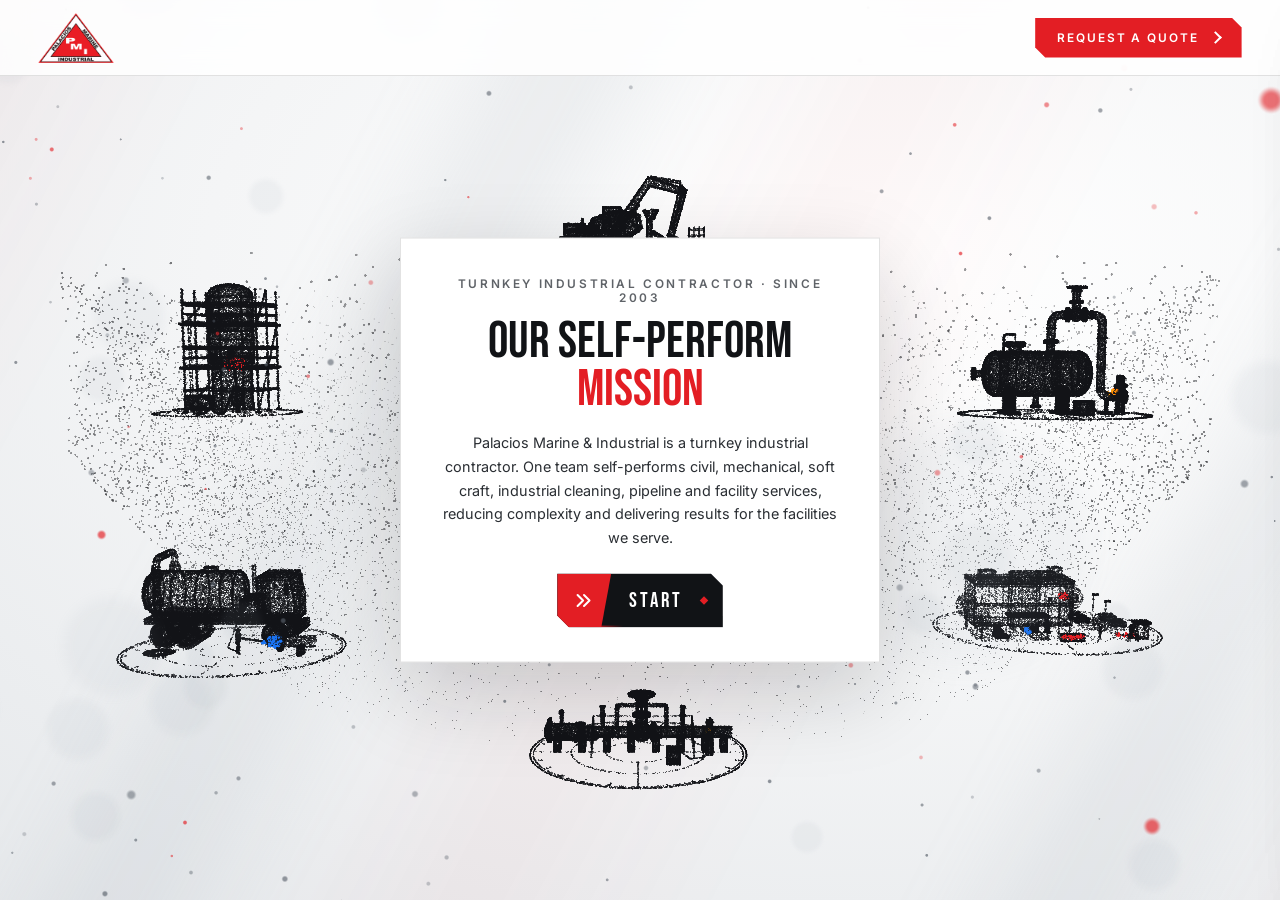
<file: demo-2/index.html>
<!DOCTYPE html>
<html lang="en">
<head>
<meta charset="utf-8">
<meta name="viewport" content="width=device-width, initial-scale=1, viewport-fit=cover">
<title>Palacios Marine &amp; Industrial | Site Concept Demo 2</title>
<meta name="robots" content="noindex">
<meta name="theme-color" content="#ffffff">
<link rel="icon" href="../assets/pmi-logo.png">
<link rel="stylesheet" href="styles.css?v=47">
<script type="importmap">{ "imports": { "three": "../vendor/three.module.js" } }</script>
</head>
<body>
<script>try{var t=localStorage.getItem('pmi-theme');if(t?t==='dark':matchMedia('(prefers-color-scheme: dark)').matches)document.body.classList.add('dark');}catch(e){}</script>
<div id="loader"><img src="../assets/pmi-logo.png" alt="Palacios Marine &amp; Industrial"><b></b></div>
<div class="bg"><div class="rays"></div></div>
<canvas id="scene"></canvas>

<header class="nav">
  <a class="logo" href="#" aria-label="PMI"><img src="../assets/pmi-logo.png" alt="Palacios Marine &amp; Industrial"></a>
  <div class="nav-r">
    <button class="all-btn ui" aria-label="All topics"><svg viewBox="0 0 24 24"><path d="M4 6h16M4 12h16M4 18h16"/></svg><span>All topics</span></button>
    <button class="thm ui" aria-label="Light or dark"><svg viewBox="0 0 24 24"><path class="moon" d="M20 14.5A8 8 0 0 1 9.5 4a8 8 0 1 0 10.5 10.5z"/><g class="sun"><circle cx="12" cy="12" r="4"/><path d="M12 2v2M12 20v2M4.9 4.9l1.4 1.4M17.7 17.7l1.4 1.4M2 12h2M20 12h2M4.9 19.1l1.4-1.4M17.7 6.3l1.4-1.4"/></g></svg></button>
    <button class="snd ui" aria-label="Sound"><svg viewBox="0 0 24 24"><path d="M4 9v6h4l5 4V5L8 9z"/><path class="w" d="M16 9a4 4 0 0 1 0 6M18.5 6.5a8 8 0 0 1 0 11"/></svg></button>
    <a class="btn-red" href="mailto:bids@palaciosmarineindustrial.com">Request a quote</a>
  </div>
</header>
<nav class="rail ui" aria-label="Topics"></nav>
<h2 class="topic-title"></h2>
<div class="copy ui"><p class="eyebrow"></p><h1></h1><p class="lead"></p><ul></ul></div>
<div class="hotspots"></div>
<div class="pins"></div>
<div class="hint ui"><svg viewBox="0 0 24 14"><path d="M4 11l8-8 8 8"/></svg><span></span></div>
<button class="next ui"><i><svg viewBox="0 0 24 24"><path class="a1" d="M5 6l6 6-6 6"/><path class="a2" d="M12 6l6 6-6 6"/><path class="cx" d="M6 6l12 12M18 6L6 18"/></svg></i><span></span><u></u></button>
<div class="foot ui"><a href="../">Demo 1</a></div>

<section class="intro gone">
  <div class="intro-icons"><svg viewBox="0 0 24 24"><path d="M9 3h6v15H9zM7 21h10M9 8h6M9 13h6"/></svg><svg viewBox="0 0 24 24"><path d="M3 17h18M5 17a7 7 0 0 1 14 0M12 6v4"/></svg></div>
  <p class="eyebrow">Turnkey industrial contractor · Since 2003</p>
  <h1>Our self-perform <span>mission</span></h1>
  <p>Palacios Marine &amp; Industrial is a turnkey industrial contractor. One team self-performs civil, mechanical, soft craft, industrial cleaning, pipeline and facility services, reducing complexity and delivering results for the facilities we serve.</p>
  <button class="start"><i><svg viewBox="0 0 24 24"><path class="a1" d="M5 6l6 6-6 6"/><path class="a2" d="M12 6l6 6-6 6"/><path class="cx" d="M6 6l12 12M18 6L6 18"/></svg></i><span>Start</span><u></u></button>
</section>

<aside class="card" aria-hidden="true"><button class="card-x" aria-label="Close">×</button><div class="card-body"></div></aside>
<aside class="all" aria-hidden="true"><button class="card-x all-x" aria-label="Close">×</button><div class="all-grid"></div></aside>

<script type="module" src="main.js?v=84"></script>
</body>
</html>
</file>
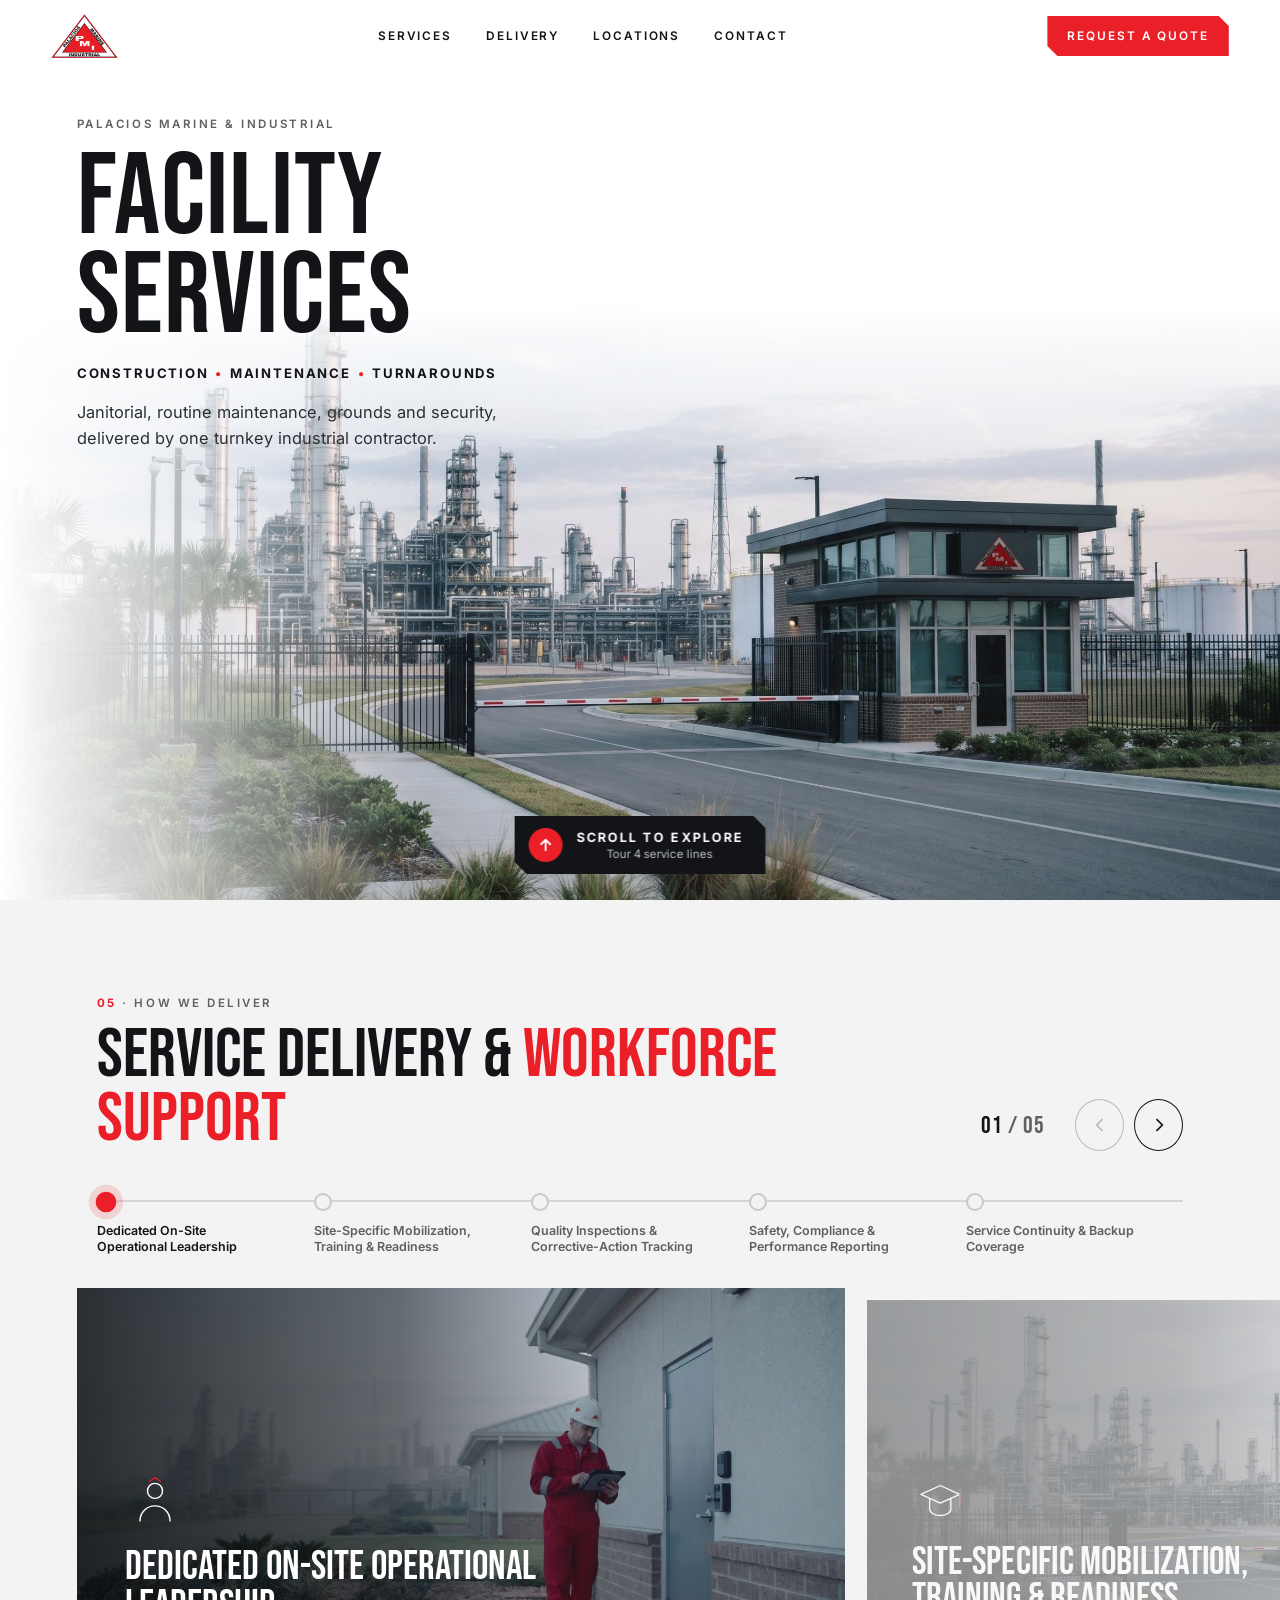
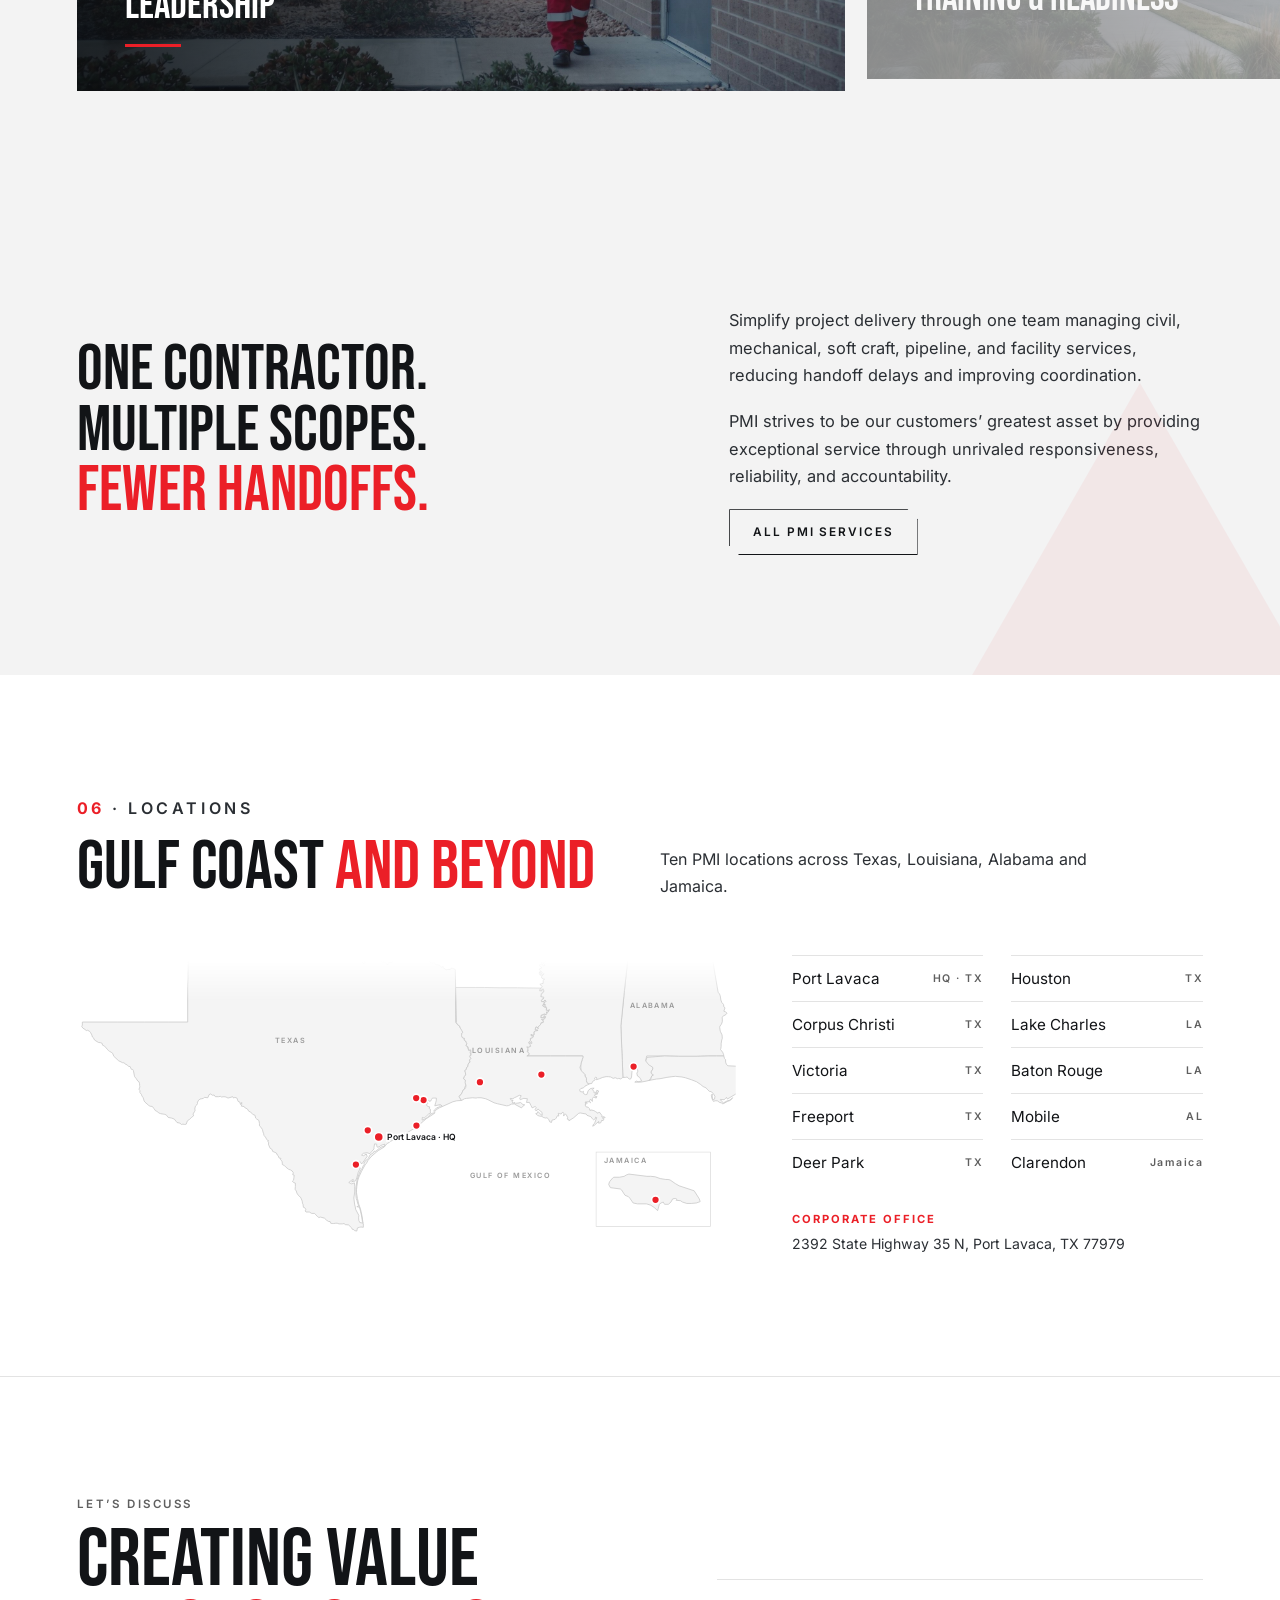
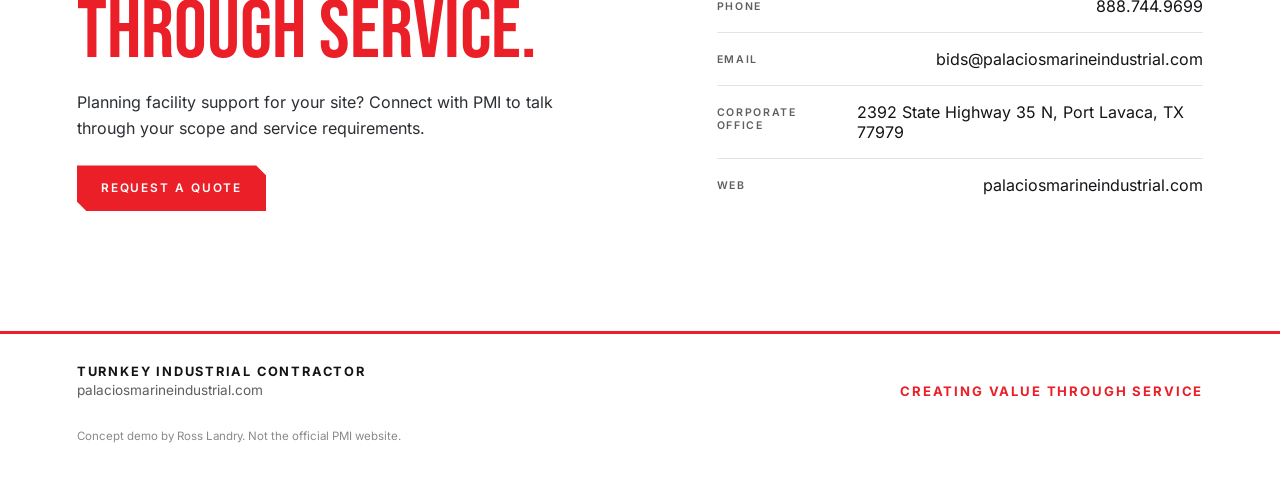
<file: facility-services/index.html>
<!DOCTYPE html>
<html lang="en">
<head>
<meta charset="utf-8">
<meta name="viewport" content="width=device-width, initial-scale=1, viewport-fit=cover">
<title>PMI Facility Services | Site Concept Demo</title>
<meta name="robots" content="noindex">
<meta name="theme-color" content="#ffffff">
<link rel="icon" href="assets/logo.png">
<link rel="preload" as="image" href="img/entrance.jpg">
<style>
/* VOICE: the PMI facility services flyer as a cinematic site. IDEA: a walk through the plant - entrance, then each service line as
   full-bleed photography that dissolves from one shot to the next as you scroll (the "transition as scroll" reel).
   PICTURE: the entrance photo drawn as a line drawing you wipe away, then two photos per service line. COLOUR and TYPE: white,
   PMI red #EB1F27, near-black; Bebas Neue titles, Inter text. LAYOUT: white text column beside the photo, delivery, locations, contact. */
@font-face{font-family:'Bebas Neue';src:url(assets/fonts/bebas-neue-latin-400-normal.woff2) format('woff2');font-weight:400;font-display:swap}
@font-face{font-family:'Inter';src:url(assets/fonts/inter-latin-400-normal.woff2) format('woff2');font-weight:400;font-display:swap}
@font-face{font-family:'Inter';src:url(assets/fonts/inter-latin-600-normal.woff2) format('woff2');font-weight:600;font-display:swap}
@font-face{font-family:'Inter';src:url(assets/fonts/inter-latin-700-normal.woff2) format('woff2');font-weight:700;font-display:swap}
:root{color-scheme:light;--red:#EB1F27;--ink:#121417;--ink2:#2b2f34;--mute:#5F5F5F;--line:#e3e3e3;--soft:#F3F3F3;--head:'Bebas Neue',Impact,'Arial Narrow',sans-serif;--ease:cubic-bezier(.2,.8,.2,1);--nav:72px;--col:min(500px,38vw)}
*{box-sizing:border-box;margin:0;padding:0;min-width:0}
html{-webkit-text-size-adjust:100%;overscroll-behavior-y:none}
body{font-family:'Inter',system-ui,-apple-system,Segoe UI,Arial,sans-serif;color:var(--ink);background:#fff;-webkit-font-smoothing:antialiased;overflow-x:clip}
a{color:inherit;text-decoration:none}
button{font:inherit;color:inherit;background:none;border:0;cursor:pointer}
img{display:block}
.eyebrow{font-size:.72rem;letter-spacing:.22em;text-transform:uppercase;color:var(--mute);font-weight:600}
.eyebrow b{color:var(--red);font-weight:700}
.btn{display:inline-flex;align-items:center;gap:10px;height:46px;padding:0 24px;font-size:.74rem;font-weight:600;letter-spacing:.16em;text-transform:uppercase;transition:background .25s,color .25s;clip-path:polygon(0 0,calc(100% - 10px) 0,100% 10px,100% 100%,10px 100%,0 calc(100% - 10px))}
.btn.red{background:var(--red);color:#fff}.btn.red:hover{background:#c4141b}
.btn.line{box-shadow:inset 0 0 0 1px var(--ink)}.btn.line:hover{background:var(--ink);color:#fff}
.btn svg{width:16px;height:16px;fill:none;stroke:currentColor;stroke-width:2}
.nav{position:fixed;inset:0 0 auto 0;height:var(--nav);z-index:50;display:flex;align-items:center;justify-content:space-between;padding:0 4vw;transition:background .3s,box-shadow .3s}
.nav.solid{background:rgba(255,255,255,.94);backdrop-filter:blur(10px);-webkit-backdrop-filter:blur(10px);box-shadow:0 1px 0 var(--line)}
.nav .logo img{height:44px;width:auto}
.nav ul{display:flex;gap:34px;list-style:none;font-size:.74rem;font-weight:600;letter-spacing:.16em;text-transform:uppercase}
.nav ul a{position:relative;padding:6px 0}
.nav ul a::after{content:"";position:absolute;left:0;right:100%;bottom:0;height:2px;background:var(--red);transition:right .35s var(--ease)}
.nav ul a:hover::after{right:0}
.nav .btn{height:40px;padding:0 20px}
@media(max-width:900px){.nav ul{display:none}.nav .logo img{height:38px}.nav .btn{padding:0 14px;font-size:.66rem}}

/* ======== stage ======== */
.stage{position:relative;height:100vh;height:100svh}
.stick{position:absolute;inset:0;overflow:hidden;background:#fff;touch-action:none}
/* hero */
.hero{position:absolute;inset:0;z-index:25;background:#fff;will-change:opacity,filter,transform}
.photo{position:absolute;right:0;bottom:0;width:100vw;aspect-ratio:2400/1340;max-height:66vh}
.photo img{position:absolute;inset:0;width:100%;height:100%;object-fit:cover;object-position:70% 50%}
.photo::after{content:"";position:absolute;inset:0;background:linear-gradient(180deg,#fff 0%,rgba(255,255,255,0) 28%),linear-gradient(90deg,#fff 0%,rgba(255,255,255,.75) 12%,rgba(255,255,255,0) 34%);pointer-events:none}
.hero-copy{position:absolute;left:6vw;top:calc(var(--nav) + 5vh);max-width:600px;z-index:26;transition:opacity .6s,transform .8s var(--ease)}
.hero-copy.gone{opacity:0;transform:translateY(-40px);pointer-events:none}
.hero-copy h1{font-family:var(--head);font-weight:400;font-size:clamp(4rem,9vw,8.4rem);line-height:.86;letter-spacing:.01em;margin:18px 0}
.hero-copy h1 span{display:block;overflow:hidden}
.hero-copy h1 i{display:block;font-style:normal;transform:translateY(105%);animation:rise 1.1s var(--ease) forwards}
.hero-copy h1 span+span i{animation-delay:.12s}
@keyframes rise{to{transform:none}}
.tag{font-size:.82rem;font-weight:700;letter-spacing:.14em;text-transform:uppercase}
.tag b{color:var(--red);margin:0 .5em}
.hero-copy .lead{margin-top:18px;font-size:1.02rem;line-height:1.6;color:var(--ink2);max-width:440px}
.hero-copy>*:not(h1){opacity:0;animation:fin .9s .45s var(--ease) forwards}
@keyframes fin{from{opacity:0;transform:translateY(14px)}to{opacity:1;transform:none}}
.cue{position:absolute;left:50%;bottom:calc(26px + env(safe-area-inset-bottom));z-index:27;transition:opacity .4s;transform:translateX(-50%);display:flex;align-items:center;gap:14px;padding:12px 22px 12px 14px;background:var(--ink);color:#fff;box-shadow:0 14px 40px rgba(18,20,23,.25);clip-path:polygon(0 0,calc(100% - 12px) 0,100% 12px,100% 100%,12px 100%,0 calc(100% - 12px))}
.cue i{width:34px;height:34px;border-radius:50%;background:var(--red);display:grid;place-items:center}
.cue i svg{width:18px;height:18px;fill:none;stroke:#fff;stroke-width:2.4;stroke-linecap:round;animation:nudge 1.4s infinite var(--ease)}
@keyframes nudge{0%,100%{transform:translateY(3px)}50%{transform:translateY(-4px)}}
.cue b{display:block;font-size:.8rem;letter-spacing:.16em;text-transform:uppercase;white-space:nowrap}
.cue small{display:block;font-size:.72rem;color:#b9bcc0;margin-top:2px}

/* tour: white text column + full-bleed photography */
.shots{position:absolute;inset:0;overflow:hidden;background:#fff;perspective:1200px}
.shot{position:absolute;inset:-3%;opacity:0;visibility:hidden;will-change:opacity,transform,filter}
.shot img{width:100%;height:100%;object-fit:cover;will-change:transform}
.wash{position:absolute;inset:0;z-index:20;pointer-events:none;background:linear-gradient(90deg,#fff 0%,rgba(255,255,255,.97) calc(6vw + var(--col) - 40px),rgba(255,255,255,.55) calc(6vw + var(--col) + 6vw),rgba(255,255,255,0) calc(6vw + var(--col) + 16vw)),linear-gradient(0deg,rgba(10,12,14,.32) 0%,rgba(10,12,14,0) 22%);opacity:0;transition:opacity .8s}
.stick.touring .wash{opacity:1}
.chip{position:absolute;right:5vw;bottom:34px;z-index:21;display:flex;align-items:center;gap:12px;color:#fff;font-size:.95rem;font-weight:600;letter-spacing:.01em;opacity:0;transform:translateY(10px);transition:opacity .5s,transform .6s var(--ease);text-shadow:0 1px 12px rgba(0,0,0,.35)}
.chip span{min-width:0}
.chip b{flex:none;white-space:nowrap;font-size:.7rem;font-weight:700;letter-spacing:.14em;padding:5px 9px;background:var(--red);text-shadow:none}
.chip.on{opacity:1;transform:none}
.col{position:absolute;left:6vw;top:0;bottom:0;width:var(--col);z-index:22;display:flex;align-items:center;pointer-events:none}
.svc{position:absolute;left:0;right:0;opacity:0;visibility:hidden;transform:translateY(24px);transition:opacity .5s,visibility .5s,transform .7s var(--ease)}
.svc.on{opacity:1;visibility:visible;transform:none;pointer-events:auto}
.svc .num{font-family:var(--head);font-size:6.5rem;line-height:.8;color:var(--red)}
.svc h2{font-family:var(--head);font-weight:400;font-size:clamp(2.6rem,3.6vw,3.6rem);line-height:.92;margin:10px 0 18px}
.svc ul{list-style:none}
.svc li{display:flex;gap:12px;padding:10px 6px 10px 0;font-size:.95rem;line-height:1.35;color:var(--ink);border-top:1px solid var(--line);transition:color .3s,background .3s}
.svc li i{flex:none;width:18px;height:18px;margin-top:1px;border-radius:50%;background:rgba(235,31,39,.1);display:grid;place-items:center}
.svc li i svg{width:12px;height:12px;fill:none;stroke:var(--red);stroke-width:2.4;stroke-linecap:round;stroke-linejoin:round}
.svc-nav{display:flex;align-items:center;justify-content:space-between;gap:10px;margin-top:14px;padding-top:14px;border-top:1px solid var(--ink)}
.svc-nav button{display:flex;align-items:center;gap:8px;height:42px;font-size:.68rem;font-weight:700;letter-spacing:.14em;text-transform:uppercase}
.svc-nav button svg{width:16px;height:16px;fill:none;stroke:currentColor;stroke-width:2.2}
.svc-nav .nx{color:#fff;background:var(--red);padding:0 16px;clip-path:polygon(0 0,calc(100% - 8px) 0,100% 8px,100% 100%,8px 100%,0 calc(100% - 8px))}
.svc-nav .nx:hover{background:#c4141b}
.svc-nav .pv{color:var(--mute)}.svc-nav .pv:hover{color:var(--ink)}
.svc-nav .sw{font-size:.64rem;font-weight:600;letter-spacing:.12em;text-transform:uppercase;color:var(--mute);white-space:nowrap}
.steps{position:absolute;right:5vw;top:calc(var(--nav) + 22px);z-index:23;display:flex;gap:8px}
.steps button{position:relative;width:54px;height:20px}
.steps button::before{content:"";position:absolute;left:0;right:0;top:9px;height:2px;background:rgba(255,255,255,.45)}
.steps button u{position:absolute;left:0;top:9px;height:2px;width:0;background:#fff}
.steps button span{position:absolute;left:0;top:18px;white-space:nowrap;font-size:.62rem;font-weight:700;letter-spacing:.14em;text-transform:uppercase;color:#fff;opacity:0;transition:.3s;text-shadow:0 1px 8px rgba(0,0,0,.4)}
.steps button.on span{opacity:1}
.tour-ui{opacity:0;transition:opacity .5s;pointer-events:none}
.stick.touring .tour-ui{opacity:1;pointer-events:auto}
.progress{position:absolute;left:0;bottom:0;height:3px;background:var(--red);z-index:30;width:0;transition:width .9s var(--ease)}
.hint{position:absolute;left:50%;bottom:calc(18px + env(safe-area-inset-bottom));z-index:24;transform:translateX(-50%);display:flex;align-items:center;gap:8px;font-size:.66rem;font-weight:700;letter-spacing:.16em;text-transform:uppercase;color:#fff;text-shadow:0 1px 10px rgba(0,0,0,.5)}
.hint svg{width:16px;height:16px;fill:none;stroke:#fff;stroke-width:2.2;animation:nudge 1.4s infinite var(--ease)}

@media(max-width:900px){
  :root{--col:auto}
  .hero-copy{left:6vw;right:6vw;top:calc(var(--nav) + 2vh)}
  .hero-copy h1{font-size:clamp(3.6rem,17vw,5.4rem);margin:12px 0}
  .hero-copy .lead{font-size:.92rem;margin-top:12px}
  .tag{font-size:.7rem}
  .photo{width:100vw;height:42vh;max-height:none;aspect-ratio:auto;right:0;bottom:calc(100px + env(safe-area-inset-bottom))}
  .photo img{object-position:76% 50%}
  .photo::after{background:linear-gradient(180deg,#fff 0%,rgba(255,255,255,0) 26%)}
  .shots{left:0;right:0;top:var(--nav);bottom:auto;height:46svh}
  .wash{background:linear-gradient(0deg,rgba(10,12,14,.35) 0%,rgba(10,12,14,0) 30%);top:var(--nav);bottom:auto;height:46svh}
  .hint{bottom:auto;top:calc(var(--nav) + 46svh - 30px);left:auto;right:14px;transform:none}
  .chip{left:14px;right:auto;bottom:auto;top:calc(var(--nav) + 46svh - 38px);font-size:.78rem;max-width:62vw}
  .col{left:0;right:0;width:auto;top:calc(var(--nav) + 46svh);background:#fff;bottom:0;align-items:flex-start;padding:16px 5vw calc(8px + env(safe-area-inset-bottom))}
  .svc{left:5vw;right:5vw}
  .svc .num{display:none}
  .svc h2{font-size:2rem;margin:4px 0 8px}
  .svc li{padding:6px 4px 6px 0;font-size:.8rem;gap:10px}
  .svc li i{width:16px;height:16px;margin-top:1px}
  .svc li i svg{width:11px;height:11px}
  .svc-nav{margin-top:6px;padding-top:8px}
  .steps{left:14px;right:auto;top:calc(var(--nav) + 12px)}
  .steps button{width:38px}
  .steps button span{display:none}
}
@media(min-width:901px){.svc-nav .sw{display:none}}
/* ======== sections ======== */
section.blk{padding:120px 6vw}
.wrap{max-width:1240px;margin:0 auto}
.sec-head{display:grid;grid-template-columns:1fr 1fr;gap:40px;align-items:end;margin-bottom:56px}
.sec-head h2{font-family:var(--head);font-weight:400;font-size:clamp(2.8rem,5.4vw,4.6rem);line-height:.92;margin-top:14px}
.sec-head h2 span{color:var(--red)}
.sec-head p{font-size:1rem;line-height:1.65;color:var(--ink2);max-width:480px}
@media(max-width:900px){section.blk{padding:84px 6vw}.sec-head{grid-template-columns:1fr;gap:16px;margin-bottom:36px}}
.rv{opacity:0;transform:translateY(28px);transition:opacity .9s var(--ease),transform 1s var(--ease)}
.rv.in{opacity:1;transform:none}

/* spatial rack */
.rack{position:relative;perspective:1400px}
.rail{position:absolute;left:-2vw;right:-2vw;top:0;height:2px;background:var(--ink)}
.rail::before,.rail::after{content:"";position:absolute;top:-5px;width:12px;height:12px;border-radius:50%;background:var(--ink)}
.rail::before{left:0}.rail::after{right:0}
.cards{display:grid;grid-template-columns:repeat(5,1fr);gap:18px;padding-top:44px;transform-style:preserve-3d}
.card{position:relative;background:#fff;min-height:300px;padding:28px 24px 26px;box-shadow:0 0 0 1px var(--line);display:flex;flex-direction:column;transform-style:preserve-3d;transition:transform .7s var(--ease),box-shadow .5s,opacity .5s,filter .5s;cursor:pointer;outline:none}
.card::before{content:"";position:absolute;left:50%;top:-44px;width:1px;height:44px;background:var(--ink)}
.card::after{content:"";position:absolute;left:calc(50% - 4px);top:-48px;width:8px;height:8px;border-radius:50%;background:#fff;border:2px solid var(--ink)}
.card .n{font-family:var(--head);font-size:1.1rem;color:var(--red);letter-spacing:.06em}
.card svg{width:54px;height:54px;margin:26px 0 auto;fill:none;stroke:var(--ink);stroke-width:1.4;stroke-linecap:round;stroke-linejoin:round}
.card svg .r{stroke:var(--red)}
.card h3{font-size:1.06rem;line-height:1.3;font-weight:700;margin-top:34px}
.card .bar{height:2px;background:var(--line);margin-top:20px;position:relative;overflow:hidden}
.card .bar::after{content:"";position:absolute;inset:0;background:var(--red);transform:scaleX(0);transform-origin:left;transition:transform .6s var(--ease)}
.cards.focus .card{opacity:.38;filter:grayscale(1)}
.cards.focus .card.act{opacity:1;filter:none;box-shadow:0 40px 80px rgba(18,20,23,.18),0 0 0 1px var(--line);transform:translateY(-14px) translateZ(60px) rotateX(var(--rx,0deg)) rotateY(var(--ry,0deg))}
.card.act .bar::after{transform:none}
@media(max-width:900px){
  .rack{margin:0 -6vw}.rail{left:0;right:0}
  .cards{display:flex;overflow-x:auto;scroll-snap-type:x mandatory;padding:44px 18vw 30px;gap:14px;scrollbar-width:none}
  .cards::-webkit-scrollbar{display:none}
  .card{flex:0 0 64vw;scroll-snap-align:center;min-height:260px}
}

/* statement */
.state{background:var(--soft);position:relative;overflow:hidden}
.state .wrap{display:grid;grid-template-columns:1.25fr 1fr;gap:60px;align-items:center}
.state blockquote{font-family:var(--head);font-size:clamp(2.6rem,5vw,4.4rem);line-height:.95}
.state blockquote span{color:var(--red)}
.state p{font-size:1.02rem;line-height:1.7;color:var(--ink2);margin-bottom:18px}
.state .tri{position:absolute;right:-120px;bottom:-160px;width:520px;opacity:.05;pointer-events:none}
@media(max-width:900px){.state .wrap{grid-template-columns:1fr;gap:26px}}

/* locations */
.loc-grid{display:grid;grid-template-columns:1.6fr 1fr;gap:56px;align-items:center}
.map{position:relative;width:100%}
.map svg{width:100%;height:auto;overflow:visible;-webkit-mask-image:linear-gradient(180deg,transparent 0,#000 14%);mask-image:linear-gradient(180deg,transparent 0,#000 14%)}
.map .st{fill:#f4f4f4;stroke:#c9c9c9;stroke-width:1.2;stroke-linejoin:round;transition:fill .4s}
.map .st.on{fill:#ececec}
.map .pin{cursor:pointer}
.map .pin circle.d{fill:var(--red);stroke:#fff;stroke-width:2.5;transition:r .3s}
.map .pin circle.h{fill:none;stroke:var(--red);stroke-width:1.2;opacity:0;transform-box:fill-box;transform-origin:center}
.map .pin.on circle.h{opacity:1;animation:ping 1.6s infinite}
.map .pin text{font-family:Inter,sans-serif;font-size:13px;font-weight:600;fill:var(--ink);opacity:0;transition:opacity .3s;paint-order:stroke;stroke:#fff;stroke-width:5px}
.map .pin.on text,.map .pin.hq text{opacity:1}
.map .lbl{font-family:Inter,sans-serif;font-size:11px;font-weight:600;letter-spacing:.2em;fill:#9a9a9a}
.cities{list-style:none;columns:2;column-gap:28px}
.cities li{break-inside:avoid}
.cities button{display:flex;justify-content:space-between;align-items:center;width:100%;padding:13px 0;border-top:1px solid var(--line);font-size:.95rem;text-align:left;transition:color .25s,padding .35s var(--ease)}
.cities button small{font-size:.66rem;font-weight:600;letter-spacing:.14em;color:var(--mute)}
.cities button:hover,.cities button.on{color:var(--red);padding-left:8px}
.hqnote{margin-top:26px;font-size:.88rem;line-height:1.6;color:var(--ink2)}
.hqnote b{display:block;font-size:.7rem;letter-spacing:.18em;text-transform:uppercase;color:var(--red);margin-bottom:4px}
@media(max-width:900px){.loc-grid{grid-template-columns:1fr;gap:30px}.map .pin text{font-size:20px;stroke-width:7px}}

/* contact */
.cta{border-top:1px solid var(--line)}
.cta .wrap{display:grid;grid-template-columns:1.2fr 1fr;gap:56px;align-items:end}
.cta h2{font-family:var(--head);font-weight:400;font-size:clamp(3rem,6.4vw,5.8rem);line-height:.88;margin-top:14px}
.cta h2 span{color:var(--red)}
.cta .lead{margin-top:20px;font-size:1rem;line-height:1.65;color:var(--ink2);max-width:520px}
.contact{list-style:none}
.contact li{padding:16px 0;border-top:1px solid var(--line);display:flex;justify-content:space-between;gap:20px;font-size:1rem}
.contact li small{font-size:.66rem;font-weight:600;letter-spacing:.16em;text-transform:uppercase;color:var(--mute);padding-top:4px}
.contact a:hover{color:var(--red)}
.cta .btn{margin-top:24px}
@media(max-width:900px){.cta .wrap{grid-template-columns:1fr;gap:30px}.contact li{flex-direction:column;gap:4px}}
footer{border-top:3px solid var(--red);padding:30px 6vw 40px;display:flex;justify-content:space-between;align-items:flex-end;gap:24px;flex-wrap:wrap}
footer .l b{display:block;font-size:.8rem;letter-spacing:.14em;text-transform:uppercase}
footer .l a{font-size:.85rem;color:var(--mute)}
footer .r{font-size:.82rem;font-weight:700;letter-spacing:.14em;text-transform:uppercase;color:var(--red)}
footer .demo{flex-basis:100%;font-size:.72rem;color:#8a8a8a;margin-top:6px}

/* service delivery: a timeline that fills as you move through a swipeable deck of photo cards */
.dl{padding:96px 0 70px;background:var(--soft);overflow:hidden}
.dl .wrap{padding:0 6vw}
.dl-head{display:flex;justify-content:space-between;align-items:flex-end;gap:30px}
.dl-head h2{font-family:var(--head);font-weight:400;font-size:clamp(2.8rem,5.4vw,4.6rem);line-height:.92;margin-top:14px}
.dl-head h2 span{color:var(--red)}
.dl-ctl{display:flex;align-items:center;gap:10px}
.dl-count{font-family:var(--head);font-size:1.5rem;letter-spacing:.04em;color:var(--mute);margin-right:10px;min-width:74px}
.dl-count b{color:var(--ink);font-weight:400}
.dl-ctl button{width:52px;height:52px;border-radius:50%;box-shadow:inset 0 0 0 1px var(--ink);display:grid;place-items:center;transition:background .25s,color .25s,opacity .25s}
.dl-ctl button:hover{background:var(--ink);color:#fff}
.dl-ctl button[disabled]{opacity:.25;pointer-events:none}
.dl-ctl svg{width:20px;height:20px;fill:none;stroke:currentColor;stroke-width:2}
.tl{position:relative;list-style:none;display:grid;grid-template-columns:repeat(5,1fr);margin:34px 0 26px;padding-top:2px}
.tl::before{content:"";position:absolute;left:0;right:0;top:15px;height:2px;background:#d6d6d6}
.tl-fill{position:absolute;left:0;top:15px;height:2px;background:var(--red);width:0;transition:width .7s var(--ease)}
.tl button{position:relative;display:flex;flex-direction:column;align-items:flex-start;gap:12px;text-align:left;padding-right:16px;color:var(--mute);transition:color .3s}
.tl button i{width:18px;height:18px;margin-top:6px;border-radius:50%;background:var(--soft);box-shadow:inset 0 0 0 2px #c9c9c9;font-style:normal;font-family:var(--head);font-size:1rem;display:grid;place-items:center;transition:.4s var(--ease);position:relative;z-index:1}
.tl button span{font-size:.78rem;font-weight:600;line-height:1.3;max-width:180px}
.tl button.done i{box-shadow:inset 0 0 0 2px var(--red);color:var(--red);background:#fff}
.tl button.on{color:var(--ink)}
.tl button.on i{background:var(--red);box-shadow:0 0 0 6px rgba(235,31,39,.15);transform:scale(1.15)}
.dl-track{display:flex;gap:22px;overflow-x:auto;scroll-snap-type:x mandatory;padding:6px 6vw 26px;scroll-padding:0 6vw;scrollbar-width:none;outline:none;cursor:grab}
.dl-track::-webkit-scrollbar{display:none}
.dl-track.drag{cursor:grabbing;scroll-snap-type:none}
.dl-card{position:relative;flex:0 0 min(820px,60vw,calc((100svh - 330px) * 1.9));aspect-ratio:16/8.4;scroll-snap-align:start;scroll-snap-stop:always;overflow:hidden;background:#222;color:#fff;transition:transform .6s var(--ease),opacity .6s;transform:scale(.94);opacity:.45;transform-origin:left center;user-select:none}
.dl-card.on{transform:none;opacity:1}
.dl-card img{position:absolute;inset:0;width:100%;height:100%;object-fit:cover;transition:transform 6s ease-out;transform:scale(1.08);pointer-events:none}
.dl-card.on img{transform:scale(1)}
.dl-card::after{content:"";position:absolute;inset:0;background:linear-gradient(90deg,rgba(10,12,14,.82) 0%,rgba(10,12,14,.55) 42%,rgba(10,12,14,.05) 75%)}
.dl-card .in{position:absolute;left:clamp(22px,4vw,48px);bottom:clamp(22px,4vw,44px);right:40%;z-index:1}
.dl-card .n{font-family:var(--head);font-size:clamp(4rem,8vw,7rem);line-height:.8;color:var(--red)}
.dl-card h3{font-family:var(--head);font-weight:400;font-size:clamp(1.9rem,3.2vw,2.9rem);line-height:.95;margin-top:12px}
.dl-card .bar{width:56px;height:3px;background:var(--red);margin-top:18px;transform:scaleX(0);transform-origin:left;transition:transform .8s .2s var(--ease)}
.dl-card.on .bar{transform:none}
.dl-card svg{display:block;width:clamp(46px,5vw,60px);height:clamp(46px,5vw,60px);fill:none;stroke:#fff;stroke-width:1.5;stroke-linecap:round;stroke-linejoin:round;margin-bottom:14px}
.dl-card svg .r{stroke:var(--red)}
.dl-hint{display:none;align-items:center;gap:8px;justify-content:center;font-size:.66rem;font-weight:700;letter-spacing:.16em;text-transform:uppercase;color:var(--mute)}
.dl-hint svg{width:20px;height:20px;fill:none;stroke:var(--red);stroke-width:2;animation:sway 2.2s infinite var(--ease)}
@keyframes sway{0%,100%{transform:translateX(-3px)}50%{transform:translateX(3px)}}
@media(max-width:900px){
  .dl{padding:80px 0 60px}
  .dl-head{flex-direction:column;align-items:flex-start;gap:18px}
  .dl-ctl button{width:44px;height:44px}
  .tl{margin:30px 0 22px}
  .tl button span{display:none}
  .tl button{align-items:center;padding:0}
  .tl::before,.tl-fill{top:15px}
  .dl-card{flex-basis:86vw;aspect-ratio:4/5;transform-origin:center}
  .dl-card::after{background:linear-gradient(0deg,rgba(10,12,14,.88) 0%,rgba(10,12,14,.5) 45%,rgba(10,12,14,0) 75%)}
  .dl-card .in{left:22px;right:22px;bottom:24px}
  .dl-hint{display:flex}
}

@media(prefers-reduced-motion:reduce){*{animation:none!important;transition:none!important}.hero-copy>*{opacity:1!important}.hero-copy h1 i{transform:none}.rv{opacity:1;transform:none}}
</style>
</head>
<body>
<header class="nav">
  <a class="logo" href="#top" aria-label="PMI home"><img src="assets/logo.png" alt="Palacios Marine &amp; Industrial"></a>
  <ul><li><a href="#services" data-go="0">Services</a></li><li><a href="#delivery">Delivery</a></li><li><a href="#locations">Locations</a></li><li><a href="#contact">Contact</a></li></ul>
  <a class="btn red" href="mailto:bids@palaciosmarineindustrial.com">Request a quote</a>
</header>

<div class="stage" id="top">
    <div class="stick">
    <div class="shots" id="services"></div>
    <div class="wash"></div>
    <div class="col"></div>
    <nav class="steps tour-ui" aria-label="Service lines"></nav>

    <div class="hero">
      <div class="photo">
        <img src="img/entrance.jpg" alt="PMI-branded guard house at a plant entrance, with gate, landscaping and process units">
      </div>
    </div>
    <div class="hero-copy">
      <p class="eyebrow">Palacios Marine &amp; Industrial</p>
      <h1><span><i>Facility</i></span><span><i>Services</i></span></h1>
      <p class="tag">Construction<b>•</b>Maintenance<b>•</b>Turnarounds</p>
      <p class="lead">Janitorial, routine maintenance, grounds and security, delivered by one turnkey industrial contractor.</p>
    </div>
    <button class="cue" data-go="0"><i><svg viewBox="0 0 24 24"><path d="M12 19V5M6 11l6-6 6 6"/></svg></i><span><b class="ct">Swipe up to explore</b><small>Tour 4 service lines</small></span></button>
        <div class="progress"></div>
  </div>
</div>

<section class="dl" id="delivery">
  <div class="wrap">
    <div class="dl-head rv">
      <div><p class="eyebrow"><b>05</b> · How we deliver</p><h2>Service delivery &amp; <span>workforce support</span></h2></div>
      <div class="dl-ctl"><p class="dl-count"><b>01</b> / 05</p><button class="dl-prev" aria-label="Previous"><svg viewBox="0 0 24 24"><path d="M15 5l-7 7 7 7"/></svg></button><button class="dl-next" aria-label="Next"><svg viewBox="0 0 24 24"><path d="M9 5l7 7-7 7"/></svg></button></div>
    </div>
    <ol class="tl rv"><li class="tl-fill" aria-hidden="true"></li></ol>
  </div>
  <div class="dl-track" tabindex="0" aria-label="Service delivery and workforce support"></div>
  <p class="dl-hint"><svg viewBox="0 0 24 24"><path d="M4 12h16M8 8l-4 4 4 4M16 8l4 4-4 4"/></svg><span>Swipe to see all five</span></p>
</section>


<section class="blk state">
  <svg class="tri" viewBox="0 0 100 87"><path d="M50 0L100 87H0z" fill="#EB1F27"/></svg>
  <div class="wrap">
    <blockquote class="rv">One contractor.<br>Multiple scopes.<br><span>Fewer handoffs.</span></blockquote>
    <div class="rv">
      <p>Simplify project delivery through one team managing civil, mechanical, soft craft, pipeline, and facility services, reducing handoff delays and improving coordination.</p>
      <p>PMI strives to be our customers’ greatest asset by providing exceptional service through unrivaled responsiveness, reliability, and accountability.</p>
      <a class="btn line" href="https://palaciosmarineindustrial.com" target="_blank" rel="noopener">All PMI services</a>
    </div>
  </div>
</section>

<section class="blk" id="locations">
  <div class="wrap">
    <div class="sec-head rv">
      <div><p class="eyebrow"><b>06</b> · Locations</p><h2>Gulf Coast <span>and beyond</span></h2></div>
      <p>Ten PMI locations across Texas, Louisiana, Alabama and Jamaica.</p>
    </div>
    <div class="loc-grid">
      <div class="map rv"><svg viewBox="0 0 1000 433" role="img" aria-label="Map of PMI locations"><defs><clipPath id="mc"><rect width="1000" height="433"/></clipPath></defs><g clip-path="url(#mc)"><path class="st" data-s="AL" d="M837.8 -61.8L862.2 -61.8L872.1 -61.8L898.2 -61.3L913.1 -61.3L918.9 -61.3L944.6 -61.3L954.5 -60.8L957.2 -46.9L960.8 -27.3L963.5 -10.3L965.8 2.6L968.0 16.5L973.4 47.9L975.2 49.4L976.6 53.0L977.5 59.2L978.8 62.8L981.5 65.9L982.0 69.5L983.8 71.1L982.0 76.2L984.7 77.3L986.9 79.3L985.1 81.4L981.5 83.4L979.3 85.5L979.7 88.1L979.7 92.2L978.4 95.8L976.1 98.9L975.7 100.9L976.6 106.6L979.3 112.3L979.7 117.4L978.8 120.0L977.9 125.7L977.9 129.3L977.5 132.4L977.0 134.4L980.2 138.5L981.5 141.6L982.0 144.2L971.2 144.2L959.5 144.2L941.9 144.7L913.5 144.7L891.9 144.2L864.9 144.2L863.5 150.9L867.6 155.5L873.9 161.2L874.3 163.8L871.6 168.4L872.1 171.0L875.2 173.0L872.5 174.6L871.2 178.2L868.5 181.3L862.2 182.8L855.9 183.9L846.8 183.9L849.5 182.3L851.8 183.3L857.2 182.3L855.4 178.7L854.1 176.7L850.9 174.6L850.0 170.5L851.4 167.4L850.9 163.8L849.5 161.7L846.4 160.7L844.1 162.2L842.8 166.9L842.3 170.0L841.9 176.1L840.5 179.2L838.3 179.2L835.1 176.1L832.9 176.7L828.8 176.7L828.4 166.9L827.9 150.9L827.0 132.4L825.7 98.4L827.0 85.5L830.2 54.1L831.1 44.8L836.5 -4.6L837.4 -11.8L840.5 -40.2L842.3 -56.1L839.6 -57.7L837.8 -61.8Z"/><path class="st" data-s="FL" d="M1125.7 475.4L1128.8 470.7L1132.0 468.7L1136.0 466.6L1142.3 463.0L1148.2 465.6L1149.1 468.2L1151.4 470.2L1144.1 472.8L1139.2 471.8L1131.5 475.9L1125.7 476.4Z"/><path class="st" data-s="FL" d="M1105.0 365.7L1109.0 376.0L1113.1 378.0L1116.7 378.5L1114.4 379.6L1109.5 377.5L1106.3 371.3L1105.0 367.7L1105.0 365.7Z"/><path class="st" data-s="FL" d="M982.0 144.2L982.9 147.8L984.7 149.9L984.7 153.5L986.0 157.1L988.3 159.1L1009.9 160.2L1052.3 162.7L1085.6 164.8L1107.7 166.4L1106.8 169.4L1107.7 174.1L1109.5 177.2L1115.3 176.7L1115.3 173.6L1116.2 171.0L1116.7 165.8L1114.9 161.7L1115.3 159.1L1115.3 157.1L1118.0 155.5L1119.4 153.0L1121.6 153.5L1125.7 155.0L1128.8 156.1L1135.1 158.1L1137.8 159.1L1140.1 158.1L1142.3 159.1L1142.3 164.8L1142.8 168.9L1143.7 171.0L1144.1 175.1L1144.6 180.3L1148.2 197.3L1150.5 202.9L1150.5 205.5L1155.0 218.4L1159.9 231.2L1164.9 241.5L1175.2 259.6L1181.5 268.3L1182.0 271.4L1183.8 275.0L1180.6 277.6L1180.2 280.2L1179.7 283.8L1180.6 289.4L1181.5 293.6L1184.2 300.3L1190.1 312.1L1192.3 319.3L1193.2 322.9L1195.5 330.6L1198.6 337.3L1200.0 340.4L1200.9 344.6L1203.2 349.2L1205.9 360.5L1205.4 371.3L1204.5 379.1L1203.6 388.3L1201.8 402.2L1201.8 410.0L1201.4 413.6L1200.5 417.2L1199.1 414.6L1196.4 416.1L1194.6 420.3L1193.7 423.9L1192.3 425.9L1191.9 429.0L1192.3 432.6L1192.3 435.7L1190.5 438.3L1194.1 436.7L1198.2 428.0L1199.1 426.4L1198.2 432.1L1192.3 441.9L1191.0 445.5L1186.9 449.6L1181.5 455.8L1177.5 458.4L1182.4 452.7L1184.7 450.6L1186.0 448.6L1186.5 445.0L1186.5 442.4L1183.8 441.9L1177.5 443.4L1175.2 445.5L1170.7 443.4L1167.6 444.5L1166.7 446.0L1162.2 447.0L1158.6 447.0L1155.9 445.0L1154.5 441.9L1155.0 438.3L1155.9 435.7L1156.3 433.7L1154.5 429.5L1152.7 427.5L1151.8 422.8L1150.0 421.8L1149.1 417.7L1146.4 417.7L1145.0 413.0L1141.0 412.0L1137.4 409.4L1134.2 406.9L1132.4 407.4L1131.1 409.4L1128.4 403.8L1126.1 397.1L1125.2 389.4L1123.9 384.7L1123.0 382.1L1118.5 377.0L1116.7 377.0L1116.7 374.4L1114.4 373.4L1114.4 376.5L1112.2 377.0L1112.2 373.9L1110.8 368.8L1109.0 366.7L1111.3 365.7L1113.1 367.2L1114.9 360.5L1114.4 356.4L1113.1 354.3L1111.7 352.8L1109.0 354.3L1110.4 361.0L1105.9 362.6L1105.0 364.6L1105.0 361.5L1104.1 359.0L1101.4 354.9L1097.3 347.1L1095.5 343.0L1092.3 336.8L1088.3 330.1L1086.0 327.6L1085.1 325.0L1083.8 322.4L1085.6 324.5L1087.8 323.4L1089.6 319.8L1091.4 318.8L1093.7 314.7L1095.5 313.1L1097.7 311.1L1099.5 307.0L1098.6 303.9L1095.0 302.8L1095.9 308.0L1092.3 306.4L1093.2 302.3L1086.0 297.2L1086.0 300.3L1084.7 301.3L1086.0 302.8L1088.7 303.3L1090.5 308.0L1089.2 310.0L1089.2 312.6L1085.1 314.2L1085.6 317.3L1084.2 318.8L1083.8 313.1L1081.5 309.5L1078.8 305.9L1079.7 297.7L1078.8 294.6L1078.4 287.4L1079.7 291.5L1080.6 295.6L1081.1 288.9L1082.9 287.4L1084.2 283.8L1085.1 279.7L1086.9 276.1L1086.9 271.9L1087.8 268.3L1086.9 265.2L1086.9 262.7L1085.1 261.6L1084.2 254.9L1086.0 251.8L1082.9 247.2L1082.0 243.6L1081.1 239.5L1072.1 237.9L1070.7 240.5L1068.0 235.9L1068.5 233.8L1066.2 232.8L1064.4 232.3L1064.0 229.7L1063.1 227.1L1061.3 225.1L1058.6 224.6L1058.1 222.5L1054.1 220.4L1054.1 215.8L1053.6 212.7L1051.4 212.2L1050.0 210.6L1047.7 210.1L1045.5 207.0L1044.1 203.9L1043.2 201.4L1041.0 199.8L1036.5 196.7L1030.2 193.6L1026.1 190.6L1019.8 192.1L1014.9 190.6L1010.8 195.2L1012.2 199.8L1009.9 201.4L1007.7 200.3L1002.7 200.3L997.7 203.4L987.4 209.6L986.0 207.0L984.7 208.6L982.4 210.6L976.6 210.1L978.4 212.7L981.5 215.3L986.5 212.7L991.0 211.2L995.5 207.6L991.9 211.7L987.4 213.2L982.0 216.3L979.7 216.8L978.4 215.3L975.7 214.8L972.1 212.2L968.9 212.2L966.2 213.2L964.0 209.1L963.1 203.9L964.4 201.9L964.4 206.5L965.3 210.6L968.0 209.6L968.5 205.5L965.8 200.9L962.6 198.3L959.9 197.8L957.7 195.7L955.0 192.6L950.5 190.6L946.8 187.5L940.5 183.3L932.9 180.3L923.4 177.2L918.5 176.1L908.6 175.1L903.2 175.6L895.5 176.7L885.1 178.7L879.7 179.2L868.5 181.3L870.7 180.3L872.5 174.6L875.2 173.0L872.1 171.0L871.6 168.4L874.3 163.8L873.9 161.2L868.0 157.6L863.5 151.9L865.3 146.3L891.9 144.2L913.5 144.7L941.9 144.7L959.5 144.2L971.2 144.2L982.0 144.2Z"/><path class="st" data-s="TX" d="M171.2 -139.1L205.0 -139.1L233.3 -139.1L257.7 -139.1L286.5 -139.1L306.3 -139.1L306.3 -39.1L309.5 -40.2L315.3 -33.5L319.4 -30.4L324.3 -29.4L325.2 -31.9L327.9 -31.4L331.5 -29.4L333.3 -29.9L334.2 -34.0L336.9 -31.4L339.6 -30.9L341.9 -27.8L342.8 -21.6L345.5 -21.6L347.7 -21.1L351.8 -21.6L355.0 -19.6L357.7 -18.5L359.9 -18.5L361.7 -17.5L365.3 -17.0L367.1 -18.5L370.7 -17.5L374.3 -13.4L377.9 -14.4L380.2 -18.5L383.3 -17.0L385.6 -17.0L388.7 -16.0L391.4 -18.0L392.3 -16.0L391.0 -14.4L392.3 -10.3L395.5 -9.8L397.7 -10.8L397.7 -7.2L397.7 -4.1L401.8 -2.6L403.6 -3.1L408.6 -7.2L410.4 -9.8L414.9 -7.7L416.2 -5.2L418.9 -6.2L420.7 -5.2L420.7 -2.6L424.8 -1.0L426.6 -3.6L430.2 -3.1L432.0 -6.2L433.3 -4.6L433.8 -2.1L432.0 -0.5L434.2 3.6L436.0 4.1L437.4 3.1L436.9 0.0L439.2 -1.0L437.4 -2.6L439.6 -2.1L442.3 -4.6L441.4 -7.7L445.0 -8.2L446.8 -3.6L449.1 -4.1L451.4 -3.1L455.0 -1.5L455.9 -5.7L459.9 -4.6L458.1 -2.6L460.8 -1.0L464.0 1.5L467.1 1.0L469.8 4.6L472.1 5.7L473.0 2.1L476.1 2.6L478.4 2.1L479.7 -2.1L482.0 -1.5L484.2 -2.1L489.2 -3.1L494.1 -1.5L495.5 -3.1L497.7 -2.6L500.5 -4.6L504.5 -6.7L507.2 -4.1L510.8 -4.6L516.2 -3.6L518.5 -4.1L520.3 -5.2L521.2 -8.2L525.7 -7.2L529.3 -3.1L532.9 -3.1L533.8 -0.5L537.4 2.6L539.2 3.1L541.9 2.6L544.6 5.7L547.3 5.7L550.0 6.2L553.2 9.3L555.9 8.2L555.9 10.3L557.7 11.3L560.4 13.4L562.6 12.9L566.7 12.9L568.0 10.8L570.3 11.3L572.1 11.8L574.3 12.9L574.8 40.2L574.8 93.2L577.9 96.8L580.6 98.4L582.0 102.0L584.7 104.5L585.6 108.2L584.2 110.2L584.7 112.3L584.7 115.9L586.0 116.9L588.3 117.4L587.8 120.0L590.1 121.5L591.0 123.6L591.9 125.7L590.5 128.2L592.8 130.3L594.6 135.5L597.7 134.9L596.8 139.1L598.2 143.2L596.4 143.7L598.2 147.8L595.9 150.4L596.8 153.5L595.0 154.5L593.7 157.6L593.2 160.7L591.4 161.7L591.0 164.8L588.7 166.4L589.6 168.9L590.1 173.0L588.3 175.1L586.9 178.7L589.6 180.8L590.1 183.3L590.5 188.5L588.7 191.6L588.3 194.7L586.0 196.2L584.7 199.8L582.9 202.9L580.2 205.0L581.1 207.6L583.8 211.7L576.6 212.2L570.7 213.7L550.0 223.0L545.5 225.6L543.7 228.2L541.4 227.6L544.6 224.6L546.4 222.5L548.2 222.5L550.9 219.9L554.5 220.4L551.8 217.9L543.2 219.9L544.6 214.8L545.5 211.7L545.5 208.1L543.2 208.1L539.6 208.1L538.3 210.1L537.4 212.2L535.1 213.2L534.2 211.2L531.1 213.2L532.4 216.3L530.6 218.4L532.4 220.9L535.6 221.5L534.7 224.0L536.5 225.1L536.5 228.2L536.5 231.2L533.8 232.3L530.6 235.4L527.0 238.5L524.3 237.4L523.9 241.5L527.0 240.5L531.5 237.9L536.9 232.3L539.6 231.2L543.7 230.2L540.5 232.8L530.2 239.5L526.6 242.6L520.7 247.7L514.4 253.9L511.7 254.4L500.5 261.1L495.0 264.2L486.5 268.3L476.6 273.5L471.2 277.1L468.9 279.1L466.7 282.2L458.1 287.4L454.1 290.5L446.4 297.2L441.4 303.3L439.6 307.0L437.4 309.5L432.0 319.3L427.9 328.1L426.1 333.7L424.8 342.5L424.3 347.1L424.3 351.8L425.7 360.5L427.9 369.8L430.2 376.0L432.4 385.8L434.2 397.6L433.3 395.5L432.4 388.8L430.6 380.6L428.8 373.9L424.8 372.9L427.9 371.8L426.1 368.2L425.2 364.1L423.9 360.5L423.4 355.9L423.4 349.7L423.4 344.0L425.2 332.2L427.9 324.0L430.6 317.8L432.9 314.7L434.7 310.6L436.0 309.0L435.6 307.0L437.8 303.3L440.5 301.3L442.3 299.7L445.0 294.1L449.5 291.5L450.9 288.9L453.6 288.9L459.0 284.3L462.6 282.2L466.7 281.2L467.6 278.1L463.5 279.1L460.4 280.7L458.6 282.2L455.9 282.7L455.0 280.7L455.0 278.1L451.8 277.6L450.9 282.7L450.9 285.3L447.3 289.4L444.6 292.5L440.1 291.0L434.7 292.0L432.0 294.6L435.1 295.6L439.2 293.0L440.5 296.7L432.9 307.5L431.1 307.5L430.2 304.9L426.6 305.4L420.7 305.4L419.4 304.9L420.3 308.0L422.5 308.0L424.3 307.0L423.9 310.0L424.8 312.1L427.0 313.6L430.2 314.2L427.0 320.9L424.8 329.1L423.0 333.7L419.8 334.8L416.7 335.3L418.9 334.3L419.4 331.7L417.1 332.7L412.6 336.3L417.1 338.4L421.2 336.8L421.6 342.0L421.6 350.7L420.3 360.0L421.6 370.3L422.5 373.4L423.0 377.0L427.9 386.3L427.5 389.9L427.9 394.0L429.3 397.1L432.4 397.6L434.7 398.6L434.7 404.3L431.1 403.8L428.8 404.3L425.7 405.3L424.8 410.0L421.6 409.4L420.3 407.9L418.0 407.4L417.1 405.3L412.2 400.7L407.2 400.2L405.4 398.6L402.7 399.1L397.7 399.1L395.0 398.1L392.8 398.1L389.6 398.6L387.4 398.6L385.1 398.1L384.2 395.5L382.0 395.5L378.8 393.5L375.7 390.4L369.8 388.8L367.1 389.4L364.9 387.8L362.6 385.2L360.4 383.2L356.3 383.2L352.7 381.1L350.9 381.1L347.7 381.1L346.4 379.6L347.3 377.0L345.5 374.4L343.7 373.9L343.2 369.8L342.3 367.7L341.9 364.6L340.5 361.0L339.2 358.5L336.5 356.4L334.7 353.8L333.8 352.3L332.9 349.2L331.1 346.6L331.5 342.5L331.5 337.3L328.8 336.3L327.0 334.3L328.8 332.7L329.3 329.1L329.7 325.0L327.5 324.5L328.4 321.4L326.6 318.8L324.3 317.3L321.2 316.2L316.7 312.6L314.9 310.6L311.7 309.0L311.7 307.0L311.3 303.9L309.0 301.8L309.5 299.7L306.8 299.2L305.4 295.6L304.1 294.6L302.7 291.5L296.8 288.9L296.4 286.4L293.2 284.3L290.5 278.1L291.0 276.1L289.6 274.0L291.0 273.0L289.2 272.4L287.8 270.4L286.0 267.3L283.8 264.7L283.3 262.1L282.4 259.6L281.5 256.0L279.3 252.4L277.0 250.3L277.0 246.7L276.1 242.1L273.0 240.0L271.2 238.5L270.3 234.3L266.7 232.8L263.5 229.2L260.8 228.2L258.6 224.6L254.5 222.5L253.6 220.9L249.5 220.4L250.0 217.9L250.0 214.8L248.2 217.9L247.3 214.3L244.6 213.2L242.8 208.1L239.6 207.0L237.8 208.1L236.5 206.0L229.3 208.1L226.1 206.5L223.0 206.0L219.4 206.5L217.6 205.5L214.9 206.0L209.9 206.0L208.1 203.4L205.9 203.9L202.7 201.9L200.5 202.9L198.6 207.6L193.2 207.0L191.9 208.6L186.9 209.6L184.7 211.2L182.9 214.3L182.9 216.3L181.5 218.9L179.7 220.4L178.8 224.6L179.3 226.6L178.4 228.7L176.1 232.3L177.0 234.9L173.4 237.9L170.7 240.5L167.6 242.6L165.8 247.7L163.5 248.2L160.8 247.7L158.6 248.2L156.3 246.2L151.8 245.2L147.7 240.0L143.7 238.5L138.3 237.4L135.6 233.8L133.3 232.8L127.0 231.8L124.3 230.7L121.2 228.2L119.4 227.6L116.7 224.0L114.4 220.9L110.8 220.4L109.0 219.4L103.2 214.3L101.8 212.2L100.5 207.6L98.6 205.0L97.7 202.4L95.5 199.8L95.5 196.7L94.1 194.7L95.5 191.1L95.0 189.0L95.0 186.4L94.1 183.3L92.3 182.3L89.6 178.2L87.4 175.6L85.6 166.4L84.7 164.8L82.4 164.3L80.6 160.2L78.4 160.2L76.1 157.6L74.3 157.1L71.2 154.5L69.4 154.5L63.1 151.4L55.9 144.7L54.1 140.1L51.8 138.5L49.1 137.0L47.7 136.0L45.9 133.9L41.9 129.3L38.7 127.7L38.3 125.2L36.0 124.1L32.4 123.6L26.6 120.0L24.8 116.4L23.4 115.4L22.5 112.3L20.3 108.2L18.9 106.6L15.8 105.1L14.0 105.6L12.2 104.0L9.0 102.0L7.2 99.4L8.1 97.3L8.1 92.7L61.7 92.7L102.3 92.7L138.7 92.7L168.0 92.7L168.0 39.1L168.5 27.8L168.5 21.1L168.9 2.6L169.4 -7.7L169.4 -74.7L169.4 -93.7L169.4 -129.8L169.4 -139.1Z"/><path class="st" data-s="MS" d="M704.1 41.2L706.3 38.6L702.7 35.5L705.0 34.5L707.7 34.0L707.7 29.9L709.9 27.3L707.7 27.3L705.4 25.8L705.4 23.2L709.0 19.1L706.8 21.1L704.1 21.6L702.3 20.6L705.4 19.1L706.3 17.0L704.1 15.5L704.1 18.0L701.4 18.5L703.6 14.9L701.4 12.4L705.9 10.3L701.4 6.7L704.5 4.6L708.1 7.2L710.4 6.7L709.0 4.1L706.8 5.2L705.0 3.6L705.4 1.0L709.0 1.0L712.2 0.5L709.5 -1.0L708.6 -3.1L711.3 -6.7L707.7 -8.2L710.8 -10.3L711.7 -8.8L713.5 -9.3L712.2 -11.3L716.2 -11.3L717.6 -14.4L715.3 -14.9L714.0 -17.5L715.8 -19.1L718.5 -17.5L720.3 -18.5L716.7 -19.6L714.4 -21.6L716.2 -22.7L718.5 -21.1L719.4 -24.2L722.5 -24.7L722.1 -28.3L726.1 -29.4L725.7 -26.8L727.0 -29.9L731.1 -32.4L730.2 -36.1L732.4 -38.1L730.2 -42.2L730.2 -44.8L732.0 -45.8L731.5 -43.8L733.3 -42.7L735.6 -44.8L732.0 -46.4L731.1 -48.4L732.0 -50.5L733.8 -51.5L733.3 -48.9L736.5 -48.4L735.6 -51.5L735.1 -54.6L736.9 -55.6L737.8 -53.0L742.8 -55.1L745.5 -57.2L742.8 -61.8L779.7 -61.3L805.0 -61.3L837.8 -61.8L839.6 -57.7L842.3 -56.1L840.5 -40.2L837.4 -11.8L836.5 -4.6L831.1 44.8L830.2 54.1L827.0 85.5L825.7 98.4L827.0 132.4L827.9 150.9L828.4 166.9L828.8 176.7L827.0 177.7L825.7 179.2L822.5 178.2L820.7 178.7L817.1 177.2L814.0 178.2L810.4 176.1L806.8 175.6L803.2 175.6L798.2 176.7L793.2 178.7L788.7 180.3L789.2 177.7L787.8 176.1L785.6 177.7L786.9 180.3L782.9 182.8L781.5 185.9L777.9 186.4L776.1 186.4L773.9 184.4L773.4 181.3L773.4 178.2L771.2 174.6L771.2 172.5L769.4 170.5L767.6 169.4L765.3 166.4L764.9 162.2L764.9 157.6L765.3 155.0L767.1 149.4L768.0 146.8L768.0 144.2L741.4 144.2L719.4 144.2L682.9 144.2L685.1 143.2L686.5 140.6L683.8 138.5L685.1 135.5L682.9 132.4L685.6 130.8L688.7 129.8L686.9 126.2L685.6 123.6L686.9 122.1L687.8 124.1L690.5 125.2L688.3 120.5L688.3 117.4L691.4 116.4L693.2 114.9L689.6 113.8L688.3 112.8L691.0 112.3L693.7 112.3L693.7 107.6L695.5 106.1L699.5 105.6L695.5 104.5L696.4 100.4L698.2 99.9L700.0 102.5L699.5 100.4L703.6 96.8L703.2 94.8L707.7 93.2L707.7 90.6L704.5 89.6L707.2 90.1L709.9 87.6L711.3 84.5L709.0 83.4L709.5 86.5L704.1 86.0L704.5 82.4L709.0 81.4L712.2 81.4L713.1 79.8L712.6 77.3L714.9 77.8L717.1 74.2L715.8 75.2L712.2 74.7L712.2 72.1L712.2 69.5L706.8 68.0L707.2 65.4L710.8 67.5L708.1 63.9L710.4 62.8L711.7 61.3L710.4 59.2L709.5 61.3L706.3 62.8L705.0 59.7L706.3 58.2L709.0 56.7L704.1 54.1L704.5 51.0L708.6 46.9L707.7 42.2L705.9 45.3L703.6 46.4L702.7 43.3L704.1 41.2Z"/><path class="st" data-s="LA" d="M665.8 216.8L667.6 215.8L669.4 215.8L673.4 214.8L677.0 217.9L679.7 218.4L677.0 220.4L674.8 223.0L665.3 217.9Z"/><path class="st" data-s="LA" d="M574.8 40.2L604.5 40.2L618.5 40.2L643.7 40.7L668.9 40.7L704.1 41.2L702.7 43.3L702.3 45.3L705.9 45.3L705.9 42.2L709.0 45.3L705.0 49.4L704.1 54.1L709.0 55.1L706.3 58.2L705.0 59.7L705.4 61.8L709.5 61.3L710.4 59.2L711.7 61.3L710.4 62.8L708.1 63.9L711.3 66.4L708.1 65.4L706.8 68.0L710.4 70.6L713.1 71.1L712.2 74.7L715.8 75.2L716.7 73.6L714.9 77.8L712.6 77.3L713.1 79.8L712.2 81.4L709.9 80.3L704.5 82.4L704.1 86.0L709.5 86.5L709.0 83.4L711.3 84.5L709.9 87.6L708.1 88.6L705.0 88.6L707.7 90.6L707.7 93.2L704.5 93.7L703.6 96.8L699.5 100.4L700.0 102.5L698.2 99.9L696.4 100.4L695.5 104.5L700.0 105.1L695.5 106.1L693.7 107.6L693.7 112.3L691.0 112.3L689.2 111.2L689.6 113.8L692.8 113.3L691.4 116.4L688.3 117.4L688.3 120.5L690.5 123.6L689.2 125.2L686.9 122.1L685.6 123.6L686.9 126.2L688.7 127.7L685.6 130.8L682.9 130.3L684.7 133.4L683.3 137.5L686.5 140.6L685.1 143.2L682.9 144.2L719.4 144.2L741.4 144.2L768.0 144.2L768.0 146.8L767.1 149.4L765.3 155.0L764.9 157.6L763.5 161.7L765.3 166.4L767.1 167.9L769.4 170.5L771.2 172.5L771.2 174.6L773.4 178.2L773.4 181.3L773.9 184.4L776.1 186.4L777.9 186.4L775.2 188.0L771.2 190.0L768.9 192.6L764.9 193.6L763.1 195.7L764.0 198.3L767.1 198.8L768.9 197.8L768.5 200.3L769.8 201.9L772.1 202.9L774.3 202.4L776.1 196.7L779.7 193.6L782.9 193.1L785.1 193.1L782.4 195.2L784.7 197.8L785.1 200.3L787.8 199.8L789.2 196.2L791.9 197.3L791.4 199.3L789.2 199.3L787.4 201.4L791.0 201.4L785.6 203.4L787.4 206.5L789.2 205.5L788.3 208.1L784.2 206.5L782.4 209.1L782.4 213.2L779.7 209.6L777.9 212.7L779.7 215.3L777.9 213.7L775.7 213.7L771.6 214.3L774.8 215.8L771.2 215.3L773.0 217.3L771.2 218.4L773.0 221.5L776.1 222.0L777.9 224.0L778.8 227.1L780.2 226.1L784.7 227.1L787.4 228.7L791.0 231.2L792.8 229.2L796.8 234.3L796.8 236.9L800.5 236.4L801.8 237.9L797.7 238.5L800.0 240.0L798.6 242.6L796.8 241.5L795.0 245.7L791.9 246.2L791.9 243.6L785.6 249.3L782.9 250.8L784.2 247.7L785.6 246.7L786.5 244.6L787.8 241.0L789.2 237.9L787.4 236.9L786.9 239.5L784.2 241.0L782.4 239.5L780.2 236.4L774.3 234.3L773.0 232.3L764.0 230.7L761.7 231.2L754.1 237.9L746.8 242.6L746.4 240.5L744.1 240.0L745.0 237.9L742.8 233.3L741.4 232.3L738.7 235.4L739.2 231.8L737.4 229.2L735.1 232.3L732.9 231.8L730.6 231.2L731.5 235.4L729.3 234.9L727.5 238.5L725.7 240.5L721.2 241.5L720.3 245.2L717.6 244.1L716.2 240.5L713.5 237.9L711.7 238.5L707.7 237.4L705.9 235.9L701.8 235.4L699.1 234.3L696.4 231.8L698.6 231.2L699.5 228.7L702.7 231.2L704.1 233.3L706.3 234.3L705.9 229.7L701.8 226.6L700.0 224.6L698.6 226.6L696.4 227.1L695.5 225.6L697.3 222.5L695.5 220.9L691.0 223.0L689.2 219.4L686.9 214.8L682.4 214.8L683.8 209.1L678.4 208.6L676.6 209.1L673.0 210.6L672.1 208.1L673.4 206.5L674.3 204.5L671.6 203.9L669.4 205.0L667.6 206.0L664.0 207.6L661.7 209.1L657.7 208.6L659.0 211.2L662.2 211.7L660.4 212.7L661.7 215.8L664.9 214.8L664.9 216.8L659.5 217.3L655.4 219.4L652.3 219.9L638.7 216.8L633.3 215.3L623.9 210.6L620.3 209.1L613.5 207.6L608.1 207.6L605.9 208.1L600.5 207.6L591.0 208.6L588.3 209.1L583.8 211.7L581.1 207.6L579.7 206.0L582.9 202.9L584.7 199.8L586.0 196.2L588.3 194.7L590.1 192.1L590.5 188.5L589.2 184.9L589.6 180.8L586.9 178.7L588.3 175.1L590.1 173.0L589.6 168.9L588.7 166.4L591.0 164.8L591.4 161.7L593.2 160.7L593.7 157.6L595.0 154.5L596.8 153.5L595.9 150.4L598.2 147.8L595.9 145.2L598.2 143.2L598.2 140.6L597.7 134.9L594.6 135.5L593.7 130.3L590.5 128.2L591.9 125.7L591.0 123.6L590.1 121.5L587.8 120.0L588.3 117.4L586.0 116.9L584.7 115.9L583.8 113.3L584.2 110.2L585.6 108.2L584.2 105.6L582.0 102.0L580.6 98.4L577.9 96.8L576.1 93.7L574.8 40.2Z"/></g><text class="lbl" x="324" y="124" text-anchor="middle">TEXAS</text><text class="lbl" x="640" y="139" text-anchor="middle">LOUISIANA</text><text class="lbl" x="874" y="72" text-anchor="middle">ALABAMA</text><text class="lbl" x="658" y="330" text-anchor="middle">GULF OF MEXICO</text><g class="pin hq" transform="translate(458.1 267.3)"><circle class="h" r="16"/><circle class="d" r="7"/><text x="12" y="5" text-anchor="start">Port Lavaca · HQ</text></g><g class="pin" transform="translate(423.4 309.0)"><circle class="h" r="16"/><circle class="d" r="6"/><text x="-12" y="5" text-anchor="end">Corpus Christi</text></g><g class="pin" transform="translate(441.4 257.0)"><circle class="h" r="16"/><circle class="d" r="6"/><text x="-12" y="5" text-anchor="end">Victoria</text></g><g class="pin" transform="translate(515.3 249.8)"><circle class="h" r="16"/><circle class="d" r="6"/><text x="12" y="5" text-anchor="start">Freeport</text></g><g class="pin" transform="translate(526.1 211.2)"><circle class="h" r="16"/><circle class="d" r="6"/><text x="12" y="5" text-anchor="start">Deer Park</text></g><g class="pin" transform="translate(514.9 208.1)"><circle class="h" r="16"/><circle class="d" r="6"/><text x="-12" y="5" text-anchor="end">Houston</text></g><g class="pin" transform="translate(611.7 183.9)"><circle class="h" r="16"/><circle class="d" r="6"/><text x="12" y="5" text-anchor="start">Lake Charles</text></g><g class="pin" transform="translate(705.0 172.5)"><circle class="h" r="16"/><circle class="d" r="6"/><text x="12" y="5" text-anchor="start">Baton Rouge</text></g><g class="pin" transform="translate(845.0 160.2)"><circle class="h" r="16"/><circle class="d" r="6"/><text x="12" y="5" text-anchor="start">Mobile</text></g><g transform="translate(800 318)"><rect x="-12" y="-28" width="174" height="113" fill="#fff" stroke="#d6d6d6"/><text class="lbl" x="0" y="-12">JAMAICA</text><path class="st" data-s="JM" d="M77.6 9.6L85.4 12.3L93.9 13.7L97.2 13.7L100.4 14.4L108.3 19.9L114.1 23.3L137.0 30.9L144.8 43.2L146.1 47.3L140.2 49.4L132.4 50.1L125.9 50.1L119.3 48.0L116.1 45.9L109.6 45.3L110.9 43.9L108.3 42.5L104.3 43.2L101.7 48.0L97.8 51.4L92.0 51.4L90.0 48.0L86.7 49.4L84.1 51.4L81.5 61.0L76.3 56.2L71.1 52.8L64.6 50.7L50.9 50.7L44.3 49.4L39.1 41.8L37.2 39.8L32.0 37.7L26.7 29.5L24.8 28.1L9.8 26.1L7.2 21.3L8.5 17.1L13.0 11.7L15.0 10.3L23.5 10.3L30.7 8.9L33.9 6.9L37.8 5.5L65.2 8.9L71.1 8.9L77.6 9.6Z"/><g class="pin" transform="translate(78.3 44.6)"><circle class="h" r="16"/><circle class="d" r="6"/><text x="12" y="5" text-anchor="start">Clarendon</text></g></g></svg></div>
      <div class="rv">
        <ul class="cities"></ul>
        <p class="hqnote"><b>Corporate office</b>2392 State Highway 35 N, Port Lavaca, TX 77979</p>
      </div>
    </div>
  </div>
</section>

<section class="blk cta" id="contact">
  <div class="wrap">
    <div class="rv">
      <p class="eyebrow">Let’s discuss</p>
      <h2>Creating value<br><span>through service.</span></h2>
      <p class="lead">Planning facility support for your site? Connect with PMI to talk through your scope and service requirements.</p>
      <a class="btn red" href="mailto:bids@palaciosmarineindustrial.com">Request a quote</a>
    </div>
    <ul class="contact rv">
      <li><small>Phone</small><a href="tel:+18887449699">888.744.9699</a></li>
      <li><small>Email</small><a href="mailto:bids@palaciosmarineindustrial.com">bids@palaciosmarineindustrial.com</a></li>
      <li><small>Corporate office</small><span>2392 State Highway 35 N, Port Lavaca, TX 77979</span></li>
      <li><small>Web</small><a href="https://palaciosmarineindustrial.com" target="_blank" rel="noopener">palaciosmarineindustrial.com</a></li>
    </ul>
  </div>
</section>

<footer>
  <div class="l"><b>Turnkey Industrial Contractor</b><a href="https://palaciosmarineindustrial.com" target="_blank" rel="noopener">palaciosmarineindustrial.com</a></div>
  <div class="r">Creating value through service</div>
  <p class="demo">Concept demo by Ross Landry. Not the official PMI website.</p>
</footer>



<script>
{
const SVC = [
  { t: 'Security Services', items: ['Gate Guard &amp; Site Entry Services', 'Access Control, Badging &amp; Credential Management', 'Visitor Check-In &amp; Site Escort Services', 'Roving Patrols &amp; Perimeter Monitoring', 'Site Access Documentation &amp; Reporting'],
    shots: [['guard', [0, 1, 2], [0.7, 0.55], 'Security officer checking a badge at the guard house barrier', 'Gate &amp; site entry'], ['truck', [3], [0.66, 0.62], 'PMI security patrol truck along the plant perimeter fence', 'Roving patrols']] },
  { t: 'Routine Facility Maintenance', items: ['Preventive &amp; Routine Building Maintenance', 'Minor Repairs &amp; General Facility Upkeep', 'Facility Walkdowns &amp; Condition Reporting', 'Work Order &amp; Corrective-Action Coordination', 'Daily Operations &amp; General Site Support', 'Multi-Building Facility Support'],
    shots: [['ladder', [0, 1], [0.7, 0.4], 'PMI technician on a step ladder servicing an exterior wall light', 'Building maintenance &amp; repairs'], ['walk', [2, 3], [0.66, 0.55], 'PMI technician with a tablet on a facility walkdown, checking a building entry', 'Walkdowns &amp; work orders']] },
  { t: 'Grounds &amp; Exterior Maintenance', items: ['Mowing, Landscaping &amp; Groundskeeping', 'Litter, Debris &amp; Exterior Site Cleanup', 'Sidewalk, Entryway &amp; Common Area Maintenance', 'Exterior Pressure Washing', 'Routine Grounds Inspections &amp; Upkeep'],
    shots: [['mower', [0], [0.64, 0.6], 'Groundskeeper cutting stripes into a lawn on a red zero-turn mower', 'Mowing &amp; groundskeeping'], ['wash', [2, 3], [0.63, 0.55], 'PMI crew member pressure washing a sidewalk at a plant entryway', 'Pressure washing &amp; entryways']] },
  { t: 'Janitorial &amp; Site Services', items: ['Day Porter &amp; Recurring Janitorial Services', 'Office, In-Plant &amp; Common Area Cleaning', 'Restroom Cleaning &amp; Supply Replenishment', 'Carpet Extraction &amp; Complete Floor Care', 'Floor Scrubbing, Stripping, Recoating &amp; Waxing', 'Trash &amp; Recycling Services', 'Facility Setups, Furniture Moves &amp; Site Deliveries'],
    shots: [['scrubber', [3, 4], [0.66, 0.55], 'Crew member running a walk-behind floor scrubber across a polished lobby floor', 'Floor care'], ['cart', [0, 1, 2, 5], [0.6, 0.6], 'PMI janitorial cart stocked with supplies in a plant hallway', 'Day porter &amp; janitorial']] },
];
const NEXT = ['Maintenance', 'Grounds', 'Janitorial', 'Delivery'];
const $ = s => document.querySelector(s), $$ = s => [...document.querySelectorAll(s)];
const stick = $('.stick'), heroEl = $('.hero'), heroCopy = $('.hero-copy'), cue = $('.cue'), heroImg = $('.photo img');
// where the guard house sits on screen, so the opening zoom flies straight into it at any screen size
function boothOrigin() { const r = heroImg.getBoundingClientRect(), k = Math.max(r.width / 2400, r.height / 1340), dw = 2400 * k, dh = 1340 * k, op = getComputedStyle(heroImg).objectPosition.split(' ').map(v => parseFloat(v) / 100); return `${(r.left + (r.width - dw) * op[0] + 0.78 * dw).toFixed(0)}px ${(r.top + (r.height - dh) * (op[1] ?? 0.5) + 0.52 * dh).toFixed(0)}px`; }
const shotsEl = $('.shots'), col = $('.col'), steps = $('.steps'), bar = $('.progress'), nav = $('.nav');
const touch = matchMedia('(pointer:coarse)').matches, reduce = matchMedia('(prefers-reduced-motion:reduce)').matches;
if (!touch) $('.ct').textContent = 'Scroll to explore';

const SC = []; SVC.forEach((s, k) => s.shots.forEach(([f, hl, fp, alt, cap], j) => SC.push({ k, j, hl, f, fp, alt, cap })));
const LAST = SC.length - 1;
const ar = '<svg viewBox="0 0 24 24"><path d="M12 5v14M6 13l6 6 6-6"/></svg>', al = '<svg viewBox="0 0 24 24"><path d="M12 19V5M6 11l6-6 6 6"/></svg>';
SC.forEach((c, n) => {
  const d = document.createElement('div'); d.className = 'shot';
  d.innerHTML = `<img src="img/${c.f}.jpg" alt="${c.alt}" style="object-position:${c.fp[0] * 100}% ${c.fp[1] * 100}%" decoding="async">`;
  shotsEl.appendChild(d); c.el = d; c.img = d.querySelector('img'); c.st = 'off';
  const ch = document.createElement('p'); ch.className = 'chip'; ch.innerHTML = `<span>${c.cap}</span><b>${c.j + 1} / 2</b>`; stick.appendChild(ch); c.chip = ch;
});
SVC.forEach((s, k) => {
  const d = document.createElement('article'); d.className = 'svc';
  d.innerHTML = `<p class="eyebrow"><b>0${k + 1}</b> / 04 · Facility services</p><h2>${s.t}</h2><ul>${s.items.map((x, i) => `<li><i><svg viewBox=\"0 0 16 16\"><path d=\"M3.5 8.5l3 3 6-7\"/></svg></i><span>${x}</span></li>`).join('')}</ul>`
    + `<div class="svc-nav"><button class="pv">${al}Back</button><span class="sw">Swipe up</span><button class="nx">Next: ${NEXT[k]}${ar}</button></div>`;
  col.appendChild(d);
  d.querySelector('.pv').onclick = () => go(k ? (k - 1) * 2 : -1); d.querySelector('.nx').onclick = () => k < 3 ? go((k + 1) * 2) : release();
  const b = document.createElement('button'); b.innerHTML = `<u></u><span>${s.t}</span>`; b.setAttribute('aria-label', s.t.replace('&amp;', '&')); b.onclick = () => go(k * 2); steps.appendChild(b);
});
const svcEls = $$('.svc'), stepEls = [...steps.children];

/* ---- one gesture = one scene. Nothing moves again until the transition has finished and the gesture has stopped. ---- */
let idx = -1, lockUntil = 0, lastWheel = 0, heroT = { st: 'in', t0: -9 };
const DUR = 1400;
const now = () => performance.now();
function go(n, fromUser) {
  n = Math.max(-1, Math.min(LAST, n)); if (n === idx) return;
  if (scrollY > 0) scrollTo({ top: 0, behavior: 'instant' in document.documentElement ? 'instant' : 'auto' });
  const dir = n > idx ? 1 : -1, t = now(), prev = idx; idx = n; lockUntil = t + DUR;
  if (prev >= 0) { const c = SC[prev]; c.st = 'out'; c.t0 = t; c.dir = dir; c.s0 = c.s || 1; }
  if (n >= 0) { const c = SC[n]; c.st = 'in'; c.t0 = t; c.dir = dir; }
  if (prev === -1) heroT = { st: 'out', t0: t }; if (n === -1) heroT = { st: 'in', t0: t };
  ui();
}
const step = d => { if (now() < lockUntil) return; if (d > 0 && idx === LAST) return release(); go(idx + d); };
function release() { lockUntil = now() + 700; scrollTo({ top: $('#delivery').offsetTop - 10, behavior: 'smooth' }); }
const inTour = () => scrollY <= 2;
addEventListener('wheel', e => {
  if (!inTour() || Math.abs(e.deltaY) < 2) return;
  const d = Math.sign(e.deltaY), quiet = now() - lastWheel > 320; lastWheel = now();
  if (d > 0 && idx === LAST && now() >= lockUntil) return;            // past the last photo: let the page scroll on
  e.preventDefault(); if (quiet && now() >= lockUntil) step(d);
}, { passive: false });
let ty = null, tx = null;
addEventListener('touchstart', e => { ty = e.touches[0].clientY; tx = e.touches[0].clientX; }, { passive: true });
addEventListener('touchmove', e => { if (!inTour() || ty === null) return; const dy = ty - e.touches[0].clientY; if (dy > 0 && idx === LAST && now() >= lockUntil) return; e.preventDefault(); }, { passive: false });
addEventListener('touchend', e => { if (ty === null) return; const dy = ty - e.changedTouches[0].clientY, dx = tx - e.changedTouches[0].clientX; ty = null; if (!inTour() || Math.abs(dy) < 40 || Math.abs(dy) < Math.abs(dx)) return; step(Math.sign(dy)); }, { passive: true });
addEventListener('keydown', e => { if (!inTour()) return; if (['ArrowDown', 'PageDown', ' '].includes(e.key)) { if (idx === LAST && now() >= lockUntil) return; e.preventDefault(); step(1); } if (['ArrowUp', 'PageUp'].includes(e.key)) { e.preventDefault(); step(-1); } });
cue.addEventListener('click', () => go(0)); $$('[data-go]').forEach(el => el.addEventListener('click', e => { e.preventDefault(); scrollTo({ top: 0 }); go(0); }));

function ui() {
  const k = idx < 0 ? -1 : SC[idx].k;
  svcEls.forEach((e, i) => e.classList.toggle('on', i === k)); stepEls.forEach((e, i) => { e.classList.toggle('on', i === k); e.querySelector('u').style.width = (i < k ? 100 : i === k ? (idx % 2 + 1) * 50 : 0) + '%'; });
  SC.forEach(c => c.chip.classList.remove('on')); const me = idx; if (idx >= 0) setTimeout(() => { if (idx === me) SC[me].chip.classList.add('on'); }, DUR * 0.65);
  svcEls.forEach((e, i) => { const nx = e.querySelector('.nx'); nx.innerHTML = (idx === i * 2 ? `Next${ar}` : `Next: ${NEXT[i]}${ar}`); nx.onclick = () => idx === i * 2 ? go(idx + 1) : (i < 3 ? go((i + 1) * 2) : release()); });
  stick.classList.toggle('touring', idx >= 0); heroCopy.classList.toggle('gone', idx >= 0);
  cue.style.opacity = idx >= 0 ? 0 : 1; cue.style.pointerEvents = idx >= 0 ? 'none' : '';
  bar.style.width = ((idx + 1) / (LAST + 1) * 100).toFixed(1) + '%';
}

// gentle parallax: the photo leans toward the pointer
const par = { x: 0, y: 0, tx: 0, ty: 0 };
stick.addEventListener('pointermove', e => { if (e.pointerType !== 'mouse') return; par.tx = e.clientX / innerWidth - 0.5; par.ty = e.clientY / innerHeight - 0.5; });

const E = x => 1 - Math.pow(1 - Math.min(1, Math.max(0, x)), 3), EIO = x => { x = Math.min(1, Math.max(0, x)); return x < 0.5 ? 4 * x * x * x : 1 - Math.pow(-2 * x + 2, 3) / 2; };
function frame() {
  requestAnimationFrame(frame);
  const t = now(); nav.classList.toggle('solid', idx >= 0 || scrollY > 10);
  if (scrollY > innerHeight * 1.2) return;
  par.x += (par.tx - par.x) * 0.06; par.y += (par.ty - par.y) * 0.06;
  // hero: on the first swipe the camera flies into the guard house and through to the first scene
  { const u = (t - heroT.t0) / DUR, origin = heroT.o || (heroT.o = boothOrigin());
    let s, o, b; if (heroT.st === 'out') { const q = EIO(u); s = 1 + q * 2.4; o = 1 - E((u - 0.35) / 0.55); b = q * 10; } else { const q = E(u); s = 1 + (1 - q) * 2.4 * (heroT.t0 > 0 ? 1 : 0); o = heroT.t0 > 0 ? E(u / 0.6) : 1; b = (1 - q) * 10 * (heroT.t0 > 0 ? 1 : 0); }
    heroEl.style.transformOrigin = origin; heroEl.style.transform = `scale(${s.toFixed(4)})`; heroEl.style.opacity = o.toFixed(3); heroEl.style.filter = b > 0.2 ? `blur(${b.toFixed(1)}px)` : ''; heroEl.style.visibility = o <= 0.001 ? 'hidden' : ''; }
  // photos: the outgoing shot zooms past the camera and dissolves; the incoming one settles out of a blur, then keeps pushing in slowly
  SC.forEach(c => {
    if (c.st === 'off') return;
    const u = (t - c.t0) / DUR; let s, o, b, z;
    if (c.st === 'in') { const q = EIO(u), from = c.dir > 0 ? 1.35 : 0.82; s = (from + (1 - from) * q) * (1 + 0.09 * E((t - c.t0) / 11000)); o = E(u / 0.7); b = (1 - q) * 14; z = c.dir > 0 ? 1 : 2; }
    else { const q = EIO(u); s = c.s0 * (c.dir > 0 ? 1 + q * 0.9 : 1 - q * 0.22); o = 1 - E((u - 0.15) / 0.7); b = q * 16; z = c.dir > 0 ? 2 : 1; if (u >= 1) { c.st = 'off'; c.el.style.visibility = 'hidden'; return; } }
    c.s = s; c.el.style.visibility = 'visible'; c.el.style.zIndex = z; c.el.style.opacity = reduce ? (c.st === 'in' ? 1 : 0) : o.toFixed(3);
    c.el.style.transformOrigin = `${c.fp[0] * 100}% ${c.fp[1] * 100}%`; c.el.style.transform = reduce ? '' : `scale(${s.toFixed(4)})`; c.el.style.filter = !reduce && b > 0.3 ? `blur(${b.toFixed(1)}px)` : '';
    if (!touch && !reduce) c.img.style.transform = `translate3d(${(-par.x * 26).toFixed(1)}px, ${(-par.y * 16).toFixed(1)}px, 0) rotateY(${(par.x * 2.2).toFixed(2)}deg) rotateX(${(-par.y * 1.6).toFixed(2)}deg)`;
  });
}
ui(); requestAnimationFrame(frame);

/* ---- service delivery: deck + timeline ---- */
const DELIVERY = [
  ['Dedicated On-Site Operational Leadership', 'walk', 0.64, '<circle cx="32" cy="18" r="8"/><path d="M16 50c0-9 7-16 16-16s16 7 16 16"/><path class="r" d="M26 8l6-4 6 4"/>'],
  ['Site-Specific Mobilization, Training &amp; Readiness', 'entrance', 0.74, '<path d="M10 22l22-10 22 10-22 10z"/><path d="M20 27v12c0 4 6 7 12 7s12-3 12-7V27"/><path class="r" d="M54 22v14"/>'],
  ['Quality Inspections &amp; Corrective-Action Tracking', 'ladder', 0.69, '<rect x="14" y="8" width="36" height="48" rx="2"/><path d="M24 8v-2h16v2"/><path class="r" d="M22 26l4 4 8-8M22 42l4 4 8-8"/><path d="M38 28h6M38 44h6"/>'],
  ['Safety, Compliance &amp; Performance Reporting', 'guard', 0.67, '<path d="M32 6l20 7v14c0 14-9 23-20 27C21 50 12 41 12 27V13z"/><path class="r" d="M23 31l6 6 12-12"/>'],
  ['Service Continuity &amp; Backup Coverage', 'truck', 0.65, '<path d="M50 30a18 18 0 1 1-6-13"/><path d="M45 8v10H35"/><path class="r" d="M32 20v12l8 5"/>'],
];
{
  const track = $('.dl-track'), tl = $('.tl'), fill = $('.tl-fill'), count = $('.dl-count b'), prev = $('.dl-prev'), next = $('.dl-next');
  DELIVERY.forEach(([t, img, fx, ic], i) => {
    const c = document.createElement('article'); c.className = 'dl-card';
    c.dataset.fx = fx; c.innerHTML = `<img src="img/${img}.jpg" alt="" loading="lazy" decoding="async"><div class="in"><svg viewBox="0 0 64 64">${ic}</svg><h3>${t}</h3><div class="bar"></div></div>`;
    track.appendChild(c);
    const li = document.createElement('li'), b = document.createElement('button'); b.innerHTML = `<i></i><span>${t}</span>`; b.setAttribute('aria-label', t.replace('&amp;', '&')); b.onclick = () => show(i); li.appendChild(b); tl.appendChild(li);
  });
  const cards = [...track.children], dots = [...tl.querySelectorAll('button')];
  // place each subject just right of the card's centre (clear of the title), whatever shape the card is
  function frameCards() { cards.forEach(c => { const bw = c.clientWidth, bh = c.clientHeight, k = Math.max(bw / 2400, bh / 1340), iw = 2400 * k; if (iw - bw < 1) { c.firstChild.style.objectPosition = '50% 50%'; return; } const tx = bw > bh ? 0.68 : 0.6, x = (c.dataset.fx * iw - tx * bw) / (iw - bw); c.firstChild.style.objectPosition = `${(Math.min(1, Math.max(0, x)) * 100).toFixed(1)}% 50%`; }); }
  frameCards(); addEventListener('resize', frameCards);
  let cur = -1;
  function mark(i) { if (i === cur) return; cur = i; cards.forEach((c, k) => c.classList.toggle('on', k === i)); dots.forEach((d, k) => { d.classList.toggle('on', k === i); d.classList.toggle('done', k < i); });
    fill.style.width = (i / (cards.length - 1) * (dots[dots.length - 1].getBoundingClientRect().left - dots[0].getBoundingClientRect().left + 0) + 15) + 'px';
    count.textContent = String(i + 1).padStart(2, '0'); prev.disabled = i === 0; next.disabled = i === cards.length - 1; }
  const pad = () => parseFloat(getComputedStyle(track).paddingLeft);
  function show(i) { i = Math.max(0, Math.min(cards.length - 1, i)); track.scrollTo({ left: cards[i].offsetLeft - pad(), behavior: 'smooth' }); mark(i); }
  function nearest() { const x = track.scrollLeft + pad(); let best = 0, d = 1e9; cards.forEach((c, k) => { const q = Math.abs(c.offsetLeft - x); if (q < d) { d = q; best = k; } }); return best; }
  let raf = 0; track.addEventListener('scroll', () => { cancelAnimationFrame(raf); raf = requestAnimationFrame(() => mark(nearest())); }, { passive: true });
  prev.onclick = () => show(cur - 1); next.onclick = () => show(cur + 1);
  track.addEventListener('keydown', e => { if (e.key === 'ArrowRight') { e.preventDefault(); show(cur + 1); } if (e.key === 'ArrowLeft') { e.preventDefault(); show(cur - 1); } });
  // mouse: drag the deck sideways; it settles on the nearest card, one card per drag
  let dr = null;
  track.addEventListener('pointerdown', e => { if (e.pointerType !== 'mouse') return; dr = { x: e.clientX, s: track.scrollLeft, i: cur }; track.classList.add('drag'); });
  addEventListener('pointermove', e => { if (dr) track.scrollLeft = dr.s - (e.clientX - dr.x); });
  addEventListener('pointerup', e => { if (!dr) return; const dx = e.clientX - dr.x, i0 = dr.i; dr = null; track.classList.remove('drag'); show(Math.abs(dx) > 60 ? i0 - Math.sign(dx) : i0); });
  addEventListener('resize', () => { const i = cur; cur = -1; mark(i); });
  mark(0);
}

/* ---- locations ---- */
const CITIES = [['Port Lavaca', 'TX', 1], ['Corpus Christi', 'TX'], ['Victoria', 'TX'], ['Freeport', 'TX'], ['Deer Park', 'TX'], ['Houston', 'TX'], ['Lake Charles', 'LA'], ['Baton Rouge', 'LA'], ['Mobile', 'AL'], ['Clarendon', 'Jamaica']];
const list = $('.cities'), mpins = $$('.map .pin'), sts = $$('.map .st');
CITIES.forEach(([n, st, hq]) => { const li = document.createElement('li'); li.innerHTML = `<button>${n}<small>${hq ? 'HQ · ' : ''}${st}</small></button>`; list.appendChild(li); });
const cityBtns = $$('.cities button');
function city(i) { cityBtns.forEach((b, q) => b.classList.toggle('on', q === i)); mpins.forEach((p, q) => p.classList.toggle('on', q === i)); const st = i >= 0 ? CITIES[i][1] : ''; sts.forEach(s => s.classList.toggle('on', s.dataset.s === st || (st === 'Jamaica' && s.dataset.s === 'JM'))); }
cityBtns.forEach((b, i) => { b.addEventListener('pointerenter', () => city(i)); b.addEventListener('click', () => city(i)); b.addEventListener('focus', () => city(i)); });
mpins.forEach((p, i) => { p.addEventListener('pointerenter', () => city(i)); p.addEventListener('click', () => city(i)); });
$('.loc-grid').addEventListener('pointerleave', () => city(-1));
const io = new IntersectionObserver(es => es.forEach(e => { if (e.isIntersecting) { e.target.classList.add('in'); io.unobserve(e.target); } }), { threshold: 0.15 });
$$('.rv').forEach(el => io.observe(el));
}
</script>
</body>
</html>
</file>
<file: demo-2/styles.css>
@font-face{font-family:'Bebas Neue';src:url(../assets/fonts/bebas-neue-latin-400-normal.woff2) format('woff2');font-display:swap}
@font-face{font-family:'Inter';src:url(../assets/fonts/inter-latin-400-normal.woff2) format('woff2');font-weight:400;font-display:swap}
@font-face{font-family:'Inter';src:url(../assets/fonts/inter-latin-500-normal.woff2) format('woff2');font-weight:500;font-display:swap}
@font-face{font-family:'Inter';src:url(../assets/fonts/inter-latin-600-normal.woff2) format('woff2');font-weight:600;font-display:swap}
:root{--red:#e31e24;--ink:#111316;--ink2:#2a2e33;--mute:#5f6368;--line:rgba(17,19,22,.12);--head:'Bebas Neue',Impact,sans-serif;--ease:cubic-bezier(.2,.8,.2,1);--nav:76px}
*{box-sizing:border-box;margin:0;padding:0}
html,body{height:100%;overflow:hidden;overscroll-behavior:none}
body{font-family:'Inter',system-ui,sans-serif;color:var(--ink);background:#fff;-webkit-font-smoothing:antialiased;touch-action:none}
button{font:inherit;color:inherit;background:none;border:0;cursor:pointer}
a{color:inherit;text-decoration:none}
svg{width:24px;height:24px;fill:none;stroke:currentColor;stroke-width:1.5;stroke-linecap:round;stroke-linejoin:round}
.eyebrow{font-size:.74rem;letter-spacing:.22em;text-transform:uppercase;color:var(--mute);font-weight:600}
.eyebrow b{color:var(--red)}

.bg{position:fixed;inset:0;background:radial-gradient(120% 100% at 70% 30%,#ffffff 0%,#f4f5f6 45%,#e3e6e9 100%);overflow:hidden}
.rays{position:absolute;inset:-40%;background:repeating-linear-gradient(118deg,rgba(255,255,255,0) 0 7%,rgba(160,170,180,.16) 11%,rgba(255,255,255,0) 16%,rgba(227,30,36,.035) 22%,rgba(255,255,255,0) 30%);filter:blur(30px);animation:rays 26s ease-in-out infinite alternate}
@keyframes rays{from{transform:translate3d(-4%,0,0)}to{transform:translate3d(6%,3%,0)}}
#scene{position:fixed;inset:0;width:100%;height:100%;display:block}

#loader{position:fixed;inset:0;z-index:50;background:#fff;transition:background .3s}
#loader img{position:absolute;left:50%;top:50%;width:var(--lw,min(54vw,30vh,300px));margin-top:var(--ly,0px);transform:translate(-50%,-50%);animation:lin .7s var(--ease) both}
#loader b{position:absolute;left:50%;top:calc(50% + var(--ly,0px) + var(--lw,min(54vw,30vh,300px)) * .33 + 26px);width:var(--lw,min(54vw,30vh,300px));height:2px;transform:translateX(-50%);background:var(--line);overflow:hidden;transition:opacity .3s}
#loader b::after{content:"";position:absolute;inset:0;width:45%;background:var(--red);animation:lbar 1.1s ease-in-out infinite}
#loader.go{background:rgba(255,255,255,0);pointer-events:none}
#loader.go b{opacity:0}
#loader.go img{animation:none}
#loader img{-webkit-mask-image:radial-gradient(circle at var(--cx,50%) var(--cy,60%),transparent calc(var(--r,-9px) - 3px),#000 calc(var(--r,-9px) + 3px));mask-image:radial-gradient(circle at var(--cx,50%) var(--cy,60%),transparent calc(var(--r,-9px) - 3px),#000 calc(var(--r,-9px) + 3px))}
#loader.done{display:none}
@keyframes lin{from{opacity:0;transform:translate(-50%,-50%) scale(.82)}to{opacity:1;transform:translate(-50%,-50%)}}
@keyframes lcharge{0%{transform:translate(-50%,-50%) scale(1)}70%{transform:translate(-50%,-50%) scale(.95)}100%{transform:translate(-50%,-50%) scale(1)}}
@keyframes lbar{0%{transform:translateX(-110%)}100%{transform:translateX(240%)}}
@keyframes lout{from{opacity:1;transform:translate(-50%,-50%)}to{opacity:0;transform:translate(-50%,-50%)}}
@keyframes pop{from{opacity:0;transform:scale(.8)}to{opacity:1;transform:none}}

.ui{opacity:0;pointer-events:none;transition:opacity .8s}
body.live .ui{opacity:1;pointer-events:auto}
.nav{position:fixed;top:0;left:0;right:0;height:var(--nav);z-index:8;display:flex;align-items:center;justify-content:space-between;padding:0 3vw;background:rgba(255,255,255,.86);backdrop-filter:blur(12px);-webkit-backdrop-filter:blur(12px);border-bottom:1px solid var(--line)}
.logo img{height:50px;display:block}
.nav-r{display:flex;align-items:center;gap:14px}
.all-btn,.snd{height:40px;display:flex;align-items:center;gap:10px;padding:0 14px;border:1px solid var(--line);font-size:.72rem;font-weight:600;letter-spacing:.16em;text-transform:uppercase;color:var(--ink2);transition:.25s}
.all-btn:hover,.snd:hover{border-color:var(--ink);color:var(--ink)}
.all-btn svg,.snd svg{width:17px;height:17px}
.snd{padding:0;width:40px;justify-content:center}.snd.off .w{display:none}.snd.off{opacity:.5}
.btn-red{clip-path:polygon(0 0,calc(100% - 10px) 0,100% 10px,100% 100%,10px 100%,0 calc(100% - 10px));display:inline-flex;align-items:center;height:40px;padding:0 22px;background:var(--red);color:#fff;font-size:.74rem;font-weight:600;letter-spacing:.16em;text-transform:uppercase;transition:background .25s}
.btn-red:hover{background:var(--ink)}

.rail{position:fixed;right:2vw;top:50%;transform:translateY(-50%);z-index:5;display:flex;flex-direction:column;gap:2px;padding-right:14px}
.rail::after{content:"";position:absolute;right:0;top:0;bottom:0;width:2px;background:var(--line)}
.rail button{display:flex;flex-direction:row-reverse;align-items:center;gap:12px;height:36px;color:rgba(17,19,22,.4);transition:color .25s}
.rail button svg{width:19px;height:19px;flex:none}
.rail button span{font-size:.66rem;font-weight:600;letter-spacing:.18em;text-transform:uppercase;white-space:nowrap;opacity:0;transform:translateX(6px);transition:.3s;background:rgba(255,255,255,.85);padding:2px 6px}
.rail:hover button span,.rail button.on span{opacity:1;transform:none}
.rail button:hover{color:var(--red)}
.rail button.on{color:var(--ink)}
.rail button.on svg{color:var(--red)}

.topic-title{display:none}
.copy{position:fixed;left:6vw;top:calc(50% + var(--nav) / 2);transform:translateY(-50%);z-index:4;width:min(520px,40vw);pointer-events:none!important}
.copy h1{font-family:var(--head);font-weight:400;font-size:clamp(3.2rem,6.4vw,6.4rem);line-height:.95;margin:1rem 0 1.1rem}
.copy h1 span{color:var(--red)}
.copy .lead{font-size:1.15rem;font-weight:600;max-width:28rem}
.copy .lead:empty,.copy ul:empty{display:none}
.copy ul{list-style:none;border-top:1px solid var(--line);max-width:30rem}
.copy li{padding:.6rem 0;border-bottom:1px solid var(--line);font-weight:500;font-size:1rem;display:flex;gap:.9rem;align-items:center}
.copy li::before{content:"";width:8px;height:8px;background:var(--red);transform:rotate(45deg);flex:none}
.copy>*{transition:opacity .5s,transform .7s var(--ease)}
.copy.swap>*{opacity:0;transform:translateY(14px)}

.hotspots{position:fixed;inset:0;z-index:4;pointer-events:none}
.hot{position:absolute;left:0;top:0;display:flex;flex-direction:column;align-items:center;gap:8px;pointer-events:auto;opacity:0;transition:opacity .6s;will-change:transform;width:46px}
.hot.show{opacity:1}
.hot b{position:relative;width:46px;height:46px;background:var(--ink);color:#fff;display:grid;place-items:center;clip-path:polygon(0 0,calc(100% - 9px) 0,100% 9px,100% 100%,9px 100%,0 calc(100% - 9px));transition:transform .35s var(--ease),background .25s,color .25s;animation:bob 3.6s ease-in-out infinite}
.hot:nth-child(2) b{animation-delay:-1.2s}.hot:nth-child(3) b{animation-delay:-2.4s}
.hot:hover b{transform:scale(1.12);background:var(--red);color:#fff}
.hot::before{content:"";position:absolute;left:50%;top:23px;width:46px;height:46px;margin:-23px;border:1px solid var(--red);animation:ping 2.4s var(--ease) infinite;pointer-events:none}
@keyframes ping{0%{transform:scale(.9);opacity:.9}100%{transform:scale(1.9);opacity:0}}
.hot span{font-size:.64rem;font-weight:600;letter-spacing:.14em;text-transform:uppercase;white-space:nowrap;background:rgba(255,255,255,.85);padding:3px 7px}
@keyframes bob{0%,100%{translate:0 0}50%{translate:0 -5px}}
.pins{position:fixed;inset:0;z-index:3;pointer-events:none}
.pin{position:absolute;left:0;top:0;width:0;height:0;opacity:0;transition:opacity .5s}
.pin.show{opacity:1}
.pin svg{pointer-events:auto;cursor:pointer;position:absolute;left:-10px;top:-27px;width:20px;height:27px;overflow:visible;filter:drop-shadow(0 3px 4px rgba(17,19,22,.35));transform-origin:50% 100%;transform:translateY(-16px) scale(.6);transition:transform .6s cubic-bezier(.3,1.6,.5,1)}
.pin.show svg{transform:none}
.pin path{fill:var(--red);stroke:#fff;stroke-width:1.6}
.pin circle{fill:#fff}
.pin.hq svg{left:-13px;top:-35px;width:26px;height:35px}
.pin.hq path{fill:var(--ink)}
.pin::after{content:"";position:absolute;left:-7px;top:-3.5px;width:14px;height:7px;border-radius:50%;border:1.5px solid var(--red);opacity:0;animation:pinp 2.4s infinite}
.pin.hq::after{animation-duration:1.6s}
@keyframes pinp{0%{transform:scale(.4);opacity:.9}100%{transform:scale(2.6);opacity:0}}
.pin span{position:absolute;opacity:0;transition:opacity .4s;background:rgba(255,255,255,.94);padding:2px 6px;box-shadow:0 2px 6px rgba(17,19,22,.18);font-size:.62rem;font-weight:600;letter-spacing:.08em;text-transform:uppercase;white-space:nowrap;text-shadow:0 0 4px #fff,0 0 8px #fff}
body.detail .pin span{opacity:1}
.hint{position:fixed;left:50%;bottom:calc(90px + env(safe-area-inset-bottom));transform:translateX(-50%);z-index:5;display:flex;flex-direction:column;align-items:center;gap:5px;pointer-events:none!important;font-size:.64rem;font-weight:600;letter-spacing:.24em;text-transform:uppercase;color:var(--ink2);white-space:nowrap}
.hint svg{width:18px;height:11px;stroke:var(--red);stroke-width:2.4;transform:rotate(180deg);animation:hbob 1.5s ease-in-out infinite}
.hint.touch svg{transform:none}
.hint.seen{opacity:.5!important}.hint.seen svg{animation:none}
body.detail .hint{opacity:0!important}
@keyframes hbob{0%,100%{translate:0 2px;opacity:.45}50%{translate:0 -3px;opacity:1}}

.next,.start{--cut:12px;position:relative;display:inline-flex;align-items:center;gap:16px;height:50px;padding:0 26px 0 0;background:var(--ink);color:#fff;font-size:.72rem;font-weight:600;letter-spacing:.2em;text-transform:uppercase;clip-path:polygon(0 0,calc(100% - var(--cut)) 0,100% var(--cut),100% 100%,var(--cut) 100%,0 calc(100% - var(--cut)));transition:background .3s,padding .3s var(--ease);overflow:hidden}
.next{position:fixed;left:50%;bottom:calc(24px + env(safe-area-inset-bottom));transform:translateX(-50%);z-index:5;filter:drop-shadow(0 12px 22px rgba(17,19,22,.28))}
.next i,.start i{width:50px;height:50px;background:var(--red);display:grid;place-items:center;flex:none;clip-path:polygon(0 0,100% 0,calc(100% - 10px) 100%,0 100%);transition:width .3s var(--ease)}
.next svg,.start svg{width:22px;height:22px;stroke-width:2.2}
.next .a1,.start .a1{animation:chev 1.4s infinite}.next .a2,.start .a2{animation:chev 1.4s .18s infinite}
@keyframes chev{0%{opacity:.25;transform:translateX(-3px)}50%{opacity:1;transform:translateX(1px)}100%{opacity:.25;transform:translateX(3px)}}
.next .cx,.start .cx{opacity:0}
.next.x .a1,.next.x .a2{display:none}.next.x .cx{opacity:1}
.next u,.start u{position:absolute;left:0;bottom:0;height:2px;width:40%;background:linear-gradient(90deg,transparent,var(--red),transparent);animation:scan 2.6s linear infinite}
@keyframes scan{from{transform:translateX(-100%)}to{transform:translateX(260%)}}
.next:hover,.start:hover{background:#000;padding-right:34px}
.next:hover i,.start:hover i{width:58px}
.foot{position:fixed;left:6vw;bottom:calc(30px + env(safe-area-inset-bottom));z-index:5;font-size:.66rem;font-weight:600;letter-spacing:.18em;text-transform:uppercase;color:var(--mute)}
.foot a:hover{color:var(--red)}

.intro{position:fixed;left:50%;top:50%;z-index:6;width:min(480px,88vw);transform:translate(-50%,-50%);background:#fff;color:var(--ink);padding:38px 40px 34px;text-align:center;border:1px solid var(--line);box-shadow:0 30px 80px rgba(17,19,22,.18);transition:opacity .7s,transform .9s var(--ease),visibility .9s}
.intro.gone{opacity:0;visibility:hidden;transform:translate(-50%,-44%) scale(.94)}
.intro-icons{display:none}
.intro h1{font-family:var(--head);font-weight:400;font-size:3.2rem;line-height:.95;margin:.8rem 0 1rem}
.intro h1 span{color:var(--red)}
.intro p:not(.eyebrow){font-size:.9rem;line-height:1.65;color:var(--ink2);margin-bottom:24px}
.card,.all{position:fixed;top:14px;right:14px;bottom:14px;z-index:20;background:#fff;color:var(--ink);box-shadow:0 30px 90px rgba(17,19,22,.3);transform:translateX(calc(100% + 90px));transition:transform .8s var(--ease)}
.card{width:min(1040px,calc(100vw - 90px))}
.all{z-index:30;width:min(560px,calc(100vw - 70px))}
.card.open,.all.open{transform:none}
.card-x{position:absolute;left:-52px;top:50%;width:40px;height:40px;margin-top:-20px;background:var(--ink);color:#fff;font-size:1.3rem;box-shadow:0 6px 20px rgba(17,19,22,.25)}
.card-x:hover{background:var(--red)}
.card-body{height:100%;overflow-y:auto;padding:56px clamp(24px,5vw,72px) 60px;touch-action:pan-y}
.card-body .eyebrow{margin-bottom:10px}
.card-body h3{font-family:var(--head);font-weight:400;font-size:clamp(2.8rem,5.5vw,4.6rem);line-height:.95;margin-bottom:20px}
.card-body p{color:var(--ink2);line-height:1.7;margin-bottom:16px;font-size:.98rem}
.card-body ul{list-style:none;border-top:1px solid var(--line);margin:22px 0}
.card-body li{padding:13px 0;border-bottom:1px solid var(--line);font-weight:500;display:flex;gap:14px;align-items:center}
.card-body li::before{content:"";width:8px;height:8px;background:var(--red);transform:rotate(45deg);flex:none}
.pics{display:grid;grid-template-columns:1fr 1fr;gap:10px;margin-top:20px}
.pics figure{position:relative;overflow:hidden;aspect-ratio:4/3}
.pics img{width:100%;height:100%;object-fit:cover;display:block}
.pics figcaption{position:absolute;left:0;right:0;bottom:0;padding:22px 12px 9px;color:#fff;font-family:var(--head);font-size:1.3rem;line-height:1;background:linear-gradient(transparent,rgba(0,0,0,.78))}
.cta{display:inline-flex;align-items:center;height:46px;margin-top:8px;padding:0 24px;background:var(--red);color:#fff;font-size:.74rem;font-weight:600;letter-spacing:.16em;text-transform:uppercase}
.all-grid{height:100%;display:grid;grid-template-columns:1fr 1fr;grid-auto-rows:1fr;gap:1px;background:var(--line);overflow:hidden}
.all-grid button{background:#fff;color:var(--ink);padding:14px;display:flex;flex-direction:column;align-items:center;justify-content:center;gap:12px;font-family:var(--head);font-size:1.5rem;letter-spacing:.02em;transition:background .25s,color .25s}
.all-grid button:hover,.all-grid button.on{background:#f3f4f5}
.all-grid svg{width:38px;height:38px;color:var(--red);stroke-width:1.1}
.dia{width:100%;height:auto;margin:10px 0 26px;overflow:visible}
.dia path{fill:none;stroke:var(--red);stroke-width:1.6;stroke-dasharray:1;stroke-dashoffset:1}
.dia rect{fill:none;stroke:rgba(17,19,22,.25);stroke-width:1;opacity:0}
.dia text{font-family:'Inter';font-size:15px;font-weight:500;fill:var(--ink);opacity:0}
.dia .ic{stroke:var(--red);stroke-width:1.4;stroke-dasharray:none;stroke-dashoffset:0;opacity:0}
.card.open .dia path:not(.ic){animation:draw 1s var(--ease) forwards;animation-delay:calc(.35s + var(--i) * .16s)}
.card.open .dia rect,.card.open .dia text,.card.open .dia .ic{animation:fade .7s forwards;animation-delay:calc(.75s + var(--i) * .16s)}
@keyframes draw{to{stroke-dashoffset:0}}
@keyframes fade{to{opacity:1}}
.cols{display:grid;grid-template-columns:1fr 1.2fr;gap:clamp(20px,4vw,60px);border-top:1px solid var(--line);padding-top:28px;margin-top:10px}
.big b{display:block;font-family:var(--head);font-weight:400;font-size:clamp(3rem,5vw,4.4rem);line-height:1}
.big span{display:block;font-size:.72rem;letter-spacing:.14em;text-transform:uppercase;color:var(--mute);font-weight:600;padding-bottom:18px;margin-bottom:18px;border-bottom:1px solid var(--line)}

@media (max-width:900px){
  :root{--nav:62px}
  .logo img{height:40px}
  .rail,.pin span,.foot{display:none}
  .hint{bottom:calc(88px + env(safe-area-inset-bottom));font-size:.6rem}
  .all-btn span{display:none}.all-btn{padding:0;width:40px;justify-content:center}
  .nav-r{gap:8px}.btn-red{padding:0 14px;font-size:.68rem}
  .copy{left:6vw;right:6vw;width:auto;top:auto;bottom:calc(132px + env(safe-area-inset-bottom));transform:none}
  .copy h1{font-size:clamp(2.8rem,12vw,3.6rem);margin:.6rem 0 .7rem}
  .copy li{padding:.42rem 0;font-size:.9rem}
  .copy .lead{font-size:1rem}
  body.detail .copy{opacity:0}
  .hot span{white-space:normal;text-align:center;width:120px}
  .card,.all{top:auto;left:8px;right:8px;bottom:8px;width:auto;height:80dvh;transform:translateY(calc(100% + 60px))}
  .card-x{left:auto;right:10px;top:-50px;margin:0}
  .card-body{padding:30px 24px 40px}
  .cols{grid-template-columns:1fr}
  .dia text{font-size:19px}
}

/* ---------- buttons ---------- */
.all-btn,.snd{position:relative;border:0;background:var(--ink);isolation:isolate;clip-path:polygon(0 0,calc(100% - 9px) 0,100% 9px,100% 100%,9px 100%,0 calc(100% - 9px));color:var(--ink);transition:color .25s,scale .15s}
.all-btn::before,.snd::before{content:"";position:absolute;inset:1.5px;background:#fff;z-index:-1;clip-path:polygon(0 0,calc(100% - 8.4px) 0,100% 8.4px,100% 100%,8.4px 100%,0 calc(100% - 8.4px));transition:background .25s}
.all-btn::after,.snd::after{content:"";position:absolute;left:9px;bottom:0;width:14px;height:3px;background:var(--red);transition:width .3s var(--ease)}
.all-btn:hover,.snd:hover{color:#fff}.all-btn:hover::before,.snd:hover::before{background:var(--ink)}.all-btn:hover::after,.snd:hover::after{width:calc(100% - 9px)}
.snd.off{opacity:1;color:var(--mute)}.snd.off::after{background:var(--mute)}
.btn-red,.cta{position:relative;overflow:hidden;clip-path:polygon(0 0,calc(100% - 10px) 0,100% 10px,100% 100%,10px 100%,0 calc(100% - 10px));transition:background .25s,scale .15s}
.btn-red::before,.cta::before{content:"";position:absolute;top:-20%;bottom:-20%;left:0;width:34%;background:linear-gradient(100deg,transparent,rgba(255,255,255,.42),transparent);transform:translateX(-160%) skewX(-18deg);animation:shine 3.6s ease-in-out infinite}
.btn-red::after,.cta::after{content:"";width:7px;height:7px;margin-left:12px;border-top:2px solid #fff;border-right:2px solid #fff;transform:rotate(45deg);transition:translate .25s var(--ease)}
.btn-red:hover::after,.cta:hover::after{translate:4px 0}
.cta:hover{background:var(--ink)}
@keyframes shine{0%,55%{transform:translateX(-160%) skewX(-18deg)}100%{transform:translateX(460%) skewX(-18deg)}}
.next,.start{height:54px;padding:0 40px 0 0;gap:18px;font-family:var(--head);font-weight:400;font-size:1.3rem;letter-spacing:.14em;white-space:nowrap;transition:padding .3s var(--ease),scale .15s}
.next i,.start i{width:54px;height:54px}
.next>*,.start>*{position:relative;z-index:1}
.next u,.start u{position:absolute;z-index:1}
.next::before,.start::before{content:"";position:absolute;top:0;bottom:0;left:-12%;width:124%;background:var(--red);transform:translateX(-102%) skewX(-14deg);transition:transform .5s var(--ease)}
.next:hover::before,.start:hover::before{transform:translateX(0) skewX(-14deg)}
.next:hover i,.start:hover i{background:var(--ink)}
.next::after,.start::after{content:"";position:absolute;right:16px;top:50%;width:6px;height:6px;margin-top:-3px;background:var(--red);transform:rotate(45deg);z-index:1;transition:background .3s;animation:blink 1.4s steps(2) infinite}
.next:hover::after,.start:hover::after{background:#fff}
.next:hover,.start:hover{background:var(--ink);padding-right:48px}
.next{animation:glow 2.8s ease-in-out infinite}
@keyframes glow{0%,100%{filter:drop-shadow(0 12px 22px rgba(17,19,22,.28))}50%{filter:drop-shadow(0 12px 26px rgba(227,30,36,.5))}}
@keyframes blink{50%{opacity:.25}}
.all-btn:active,.snd:active,.btn-red:active,.cta:active,.next:active,.start:active,.hot:active b,.card-x:active{scale:.95}
.hot{gap:17px}
.hot::after{content:"";position:absolute;left:50%;top:23px;width:68px;height:68px;margin:-34px;border:1.5px dashed rgba(227,30,36,.75);border-radius:50%;animation:rot 10s linear infinite;pointer-events:none}
.hot:hover::after{animation-duration:2.5s}
@keyframes rot{to{transform:rotate(360deg)}}
.hot span{background:var(--ink);color:#fff;padding:5px 10px 5px 9px;border-left:3px solid var(--red);clip-path:polygon(0 0,calc(100% - 7px) 0,100% 7px,100% 100%,0 100%);transition:background .25s}
.hot:hover span{background:var(--red)}
.card-x{clip-path:polygon(0 0,calc(100% - 8px) 0,100% 8px,100% 100%,8px 100%,0 calc(100% - 8px));transition:background .25s,rotate .4s var(--ease),scale .15s;box-shadow:none}
.card-x:hover{rotate:90deg}
.rail button{position:relative}
.rail button.on::after{content:"";position:absolute;right:-14px;top:7px;bottom:7px;width:2px;background:var(--red);z-index:1}
.all-grid button{position:relative}
.all-grid button::after{content:"";position:absolute;left:0;bottom:0;height:3px;width:0;background:var(--red);transition:width .4s var(--ease)}
.all-grid button:hover::after,.all-grid button.on::after{width:100%}
.all-grid svg{transition:translate .3s var(--ease)}.all-grid button:hover svg{translate:0 -5px}
@media (max-width:900px){.next,.start{font-size:1.2rem}.btn-red::after{display:none}}

/* ---------- location window ---------- */
.pin.sel{z-index:2}.pin.sel path{fill:var(--ink)}.pin.sel svg{transform:scale(1.25)}
.pin svg:hover{transform:scale(1.2)}
.loc{position:fixed;left:0;top:0;z-index:7;width:236px;background:#fff;box-shadow:0 22px 60px rgba(17,19,22,.32);clip-path:polygon(0 0,calc(100% - 14px) 0,100% 14px,100% 100%,14px 100%,0 calc(100% - 14px));opacity:0;visibility:hidden;scale:.9;transform-origin:50% 100%;transition:opacity .25s,scale .35s var(--ease),visibility .35s;touch-action:none}
.loc.open{opacity:1;visibility:visible;scale:1}
.loc figure{position:relative;height:118px;overflow:hidden;background:var(--ink)}
.loc img{width:100%;height:100%;object-fit:cover;display:block;animation:lzoom 6s ease-out both}
.loc figure i{position:absolute;left:0;right:0;bottom:0;height:3px;background:var(--red)}
.loc>div{padding:13px 16px 16px}
.loc .eyebrow{font-size:.6rem}
.loc h4{font-family:var(--head);font-weight:400;font-size:1.9rem;line-height:1;margin:.25rem 0 .4rem}
.loc .t{font-size:.74rem;line-height:1.5;color:var(--ink2);margin-bottom:.7rem}
.loc .cta{height:34px;margin:0;padding:0 14px;font-size:.62rem}
.loc-x{position:absolute;right:16px;top:8px;z-index:1;width:26px;height:26px;background:var(--ink);color:#fff;font-size:1rem;line-height:1}
@keyframes lzoom{from{transform:scale(1.25)}to{transform:scale(1)}}

/* Locations: the state list is a set of zoom buttons */
.copy li:has(.st){padding:0}
.copy li:has(.st)::before{display:none}
.copy .st{pointer-events:auto;display:flex;align-items:center;gap:.9rem;width:100%;padding:.6rem 0;font:inherit;font-weight:500;color:inherit;text-align:left;cursor:pointer}
.copy .st::before{content:"";width:8px;height:8px;background:var(--red);transform:rotate(45deg);flex:none;transition:transform .3s}
.copy .st b{margin-left:auto;font-size:.6rem;font-weight:600;letter-spacing:.18em;text-transform:uppercase;color:var(--red);opacity:.75}
.copy .st:hover b,.copy .st.on b{opacity:1}
.copy .st.on{color:var(--red)}
.copy .st.on::before{transform:rotate(45deg) scale(1.4)}
body.zoomed .pin span{display:block!important;opacity:1}

/* ---------- detail buttons: docked tiles under the model ---------- */
.hot.tile{--c:12px;position:absolute;left:0;top:0;width:150px;height:96px;gap:7px;justify-content:center;padding:14px 8px 12px;transform-origin:0 0;
  background:linear-gradient(160deg,rgba(17,19,22,.22),rgba(227,30,36,.5));isolation:isolate;transition:background .3s;
  clip-path:polygon(0 0,calc(100% - var(--c)) 0,100% var(--c),100% 100%,var(--c) 100%,0 calc(100% - var(--c)))}
.hot.tile::before{content:"";position:absolute;left:1px;top:1px;right:1px;bottom:1px;width:auto;height:auto;margin:0;border:0;animation:none;z-index:-1;
  background:linear-gradient(170deg,#fff 0%,#f5f6f7 55%,#eceef0 100%);
  clip-path:polygon(0 0,calc(100% - var(--c) + .4px) 0,100% calc(var(--c) - .4px),100% 100%,calc(var(--c) - .4px) 100%,0 calc(100% - var(--c) + .4px));transition:background .3s}
.hot.tile::after{content:"";position:absolute;left:var(--c);top:auto;bottom:0;width:22px;height:3px;margin:0;border:0;border-radius:0;background:var(--red);animation:none;transition:width .4s var(--ease)}
.hot.tile:hover::after{width:calc(100% - var(--c))}
.hot.tile b{width:38px;height:38px;flex:none;animation:none;background:linear-gradient(140deg,#ff3b41 0%,var(--red) 45%,#a0141a 100%);color:#fff;
  clip-path:polygon(0 0,calc(100% - 8px) 0,100% 8px,100% 100%,8px 100%,0 calc(100% - 8px));transition:transform .35s var(--ease)}
.hot.tile b svg{width:20px;height:20px;stroke-width:1.8}
.hot.tile:hover b{transform:translateY(-2px) rotate(-4deg) scale(1.06);background:linear-gradient(140deg,#2b2f35,var(--ink))}
.hot.tile span{background:none;color:var(--ink);padding:0;border:0;clip-path:none;width:auto;white-space:normal;text-align:center;font-size:.6rem;line-height:1.25;letter-spacing:.13em}
.hot.tile:hover span{background:none;color:var(--red)}
.hot.tile .ix{position:absolute;left:10px;top:7px;font-style:normal;font-size:.56rem;font-weight:600;letter-spacing:.12em;color:var(--mute)}
.hot.tile .ix::after{content:"";display:inline-block;width:12px;height:1px;margin:0 0 3px 5px;background:currentColor;opacity:.6}
.hot.tile:active{scale:.96}
@media (min-width:901px){.hot.tile{height:108px}.hot.tile b{width:44px;height:44px}.hot.tile span{font-size:.64rem}}
.tethers{position:absolute;inset:0;width:100%;height:100%;overflow:visible;pointer-events:none}
.tethers path{fill:none;stroke:var(--red);stroke-width:1.2;stroke-dasharray:3 4;opacity:.7;transition:opacity .3s}
.tethers circle{fill:var(--red)}
.tethers .rg{fill:none;stroke:var(--red);stroke-width:1;opacity:.5;transform-box:fill-box;transform-origin:center;animation:tring 2.2s var(--ease) infinite}
.tethers .hi path{opacity:1;stroke-dasharray:none;stroke-width:1.6}
@keyframes tring{from{transform:scale(.4);opacity:.8}to{transform:scale(1.8);opacity:0}}
/* overview button: a little more than flat black */
.hot:not(.tile) b{background:linear-gradient(145deg,#30343a 0%,var(--ink) 55%,#050607 100%);box-shadow:inset 0 -3px 0 var(--red)}

/* ---------- theme button ---------- */
.thm{height:40px;width:40px;display:flex;align-items:center;justify-content:center;position:relative;border:0;background:var(--ink);isolation:isolate;clip-path:polygon(0 0,calc(100% - 9px) 0,100% 9px,100% 100%,9px 100%,0 calc(100% - 9px));color:var(--ink);transition:color .25s,scale .15s}
.thm::before{content:"";position:absolute;inset:1.5px;background:#fff;z-index:-1;clip-path:polygon(0 0,calc(100% - 8.4px) 0,100% 8.4px,100% 100%,8.4px 100%,0 calc(100% - 8.4px));transition:background .25s}
.thm::after{content:"";position:absolute;left:9px;bottom:0;width:14px;height:3px;background:var(--red);transition:width .3s var(--ease)}
.thm:hover{color:#fff}.thm:hover::before{background:var(--ink)}.thm:hover::after{width:calc(100% - 9px)}
.thm svg{width:18px;height:18px}.thm .sun{display:none}
body.dark .thm .sun{display:inline}body.dark .thm .moon{display:none}
@media (max-width:900px){.thm{width:40px}}

/* ---------- dark mode ---------- */
body.dark{--line:rgba(255,255,255,.14);--mute:#9aa1a9;--ink2:#c8ccd1;color:#eef0f2;background:#0b0c0e}
body.dark .bg{background:radial-gradient(120% 100% at 70% 30%,#1b1e23 0%,#111316 45%,#08090a 100%)}
body.dark .rays{opacity:.5}
body.dark .nav{background:rgba(11,12,14,.84);border-bottom-color:rgba(255,255,255,.08)}
body.dark .all-btn,body.dark .snd,body.dark .thm{background:#4a4f57;color:#eef0f2}
body.dark .all-btn::before,body.dark .snd::before,body.dark .thm::before{background:#15171a}
body.dark .all-btn:hover::before,body.dark .snd:hover::before,body.dark .thm:hover::before{background:#2c3036}
body.dark .rail button{color:rgba(255,255,255,.4)}body.dark .rail button.on{color:#fff}
body.dark .rail button span,body.dark .pin span{background:rgba(20,22,25,.92);color:#eef0f2}
body.dark .pin path{stroke:#0b0c0e}body.dark .pin.hq path,body.dark .pin.sel path{fill:#fff}body.dark .pin.hq circle,body.dark .pin.sel circle{fill:#0b0c0e}
body.dark .intro,body.dark .card,body.dark .all,body.dark .loc{background:#15171a;color:#eef0f2}
body.dark .all-grid button{background:#1c1f23;color:#eef0f2}
body.dark .card-x,body.dark .loc-x{background:#eef0f2;color:#111316}
body.dark .next,body.dark .start{background:#1d2025}
body.dark .hot:not(.tile) span{background:#1d2025}
body.dark .hot.tile{background:linear-gradient(160deg,rgba(255,255,255,.2),rgba(227,30,36,.7))}
body.dark .hot.tile::before{background:linear-gradient(170deg,#202328 0%,#17191d 55%,#111316 100%)}
body.dark .hot.tile span{color:#eef0f2}
body.dark .hot.tile:hover b{background:linear-gradient(140deg,#fff,#cfd3d8);color:var(--ink)}
body.dark #loader{background:#0b0c0e}
body.dark #loader.go{background:rgba(11,12,14,0)}
body.dark .copy li{border-color:var(--line)}
body.dark .dia text{fill:#eef0f2}body.dark .dia rect{stroke:rgba(255,255,255,.3)}

.copy .st b:empty{width:9px;height:9px;opacity:.6;border-top:2px solid var(--red);border-right:2px solid var(--red);transform:rotate(45deg);margin-right:6px;transition:translate .25s var(--ease),opacity .25s}
.copy .st:hover b:empty{translate:3px 0;opacity:1}
@media (max-width:900px){
  body.map .copy::before{content:"";position:absolute;z-index:-1;left:-6vw;right:-6vw;top:-56px;bottom:-200px;background:linear-gradient(to bottom,rgba(240,241,243,0),rgba(240,241,243,.96) 44px,#eef0f2 64px);pointer-events:none}
  body.dark.map .copy::before{background:linear-gradient(to bottom,rgba(11,12,14,0),rgba(11,12,14,.96) 44px,#0b0c0e 64px)}
}
@media (min-width:901px){
  body.map .copy::before{content:"";position:absolute;z-index:-1;left:-6vw;top:-50vh;bottom:-50vh;right:-60px;background:linear-gradient(to right,rgba(240,241,243,.94) 70%,rgba(240,241,243,0));pointer-events:none}
  body.dark.map .copy::before{background:linear-gradient(to right,rgba(14,15,17,.94) 70%,rgba(14,15,17,0))}
}

/* grouped lists: services by contract type, safety program, welding */
.svcgrid{display:grid;grid-template-columns:repeat(auto-fill,minmax(210px,1fr));gap:12px;margin:22px 0 6px}
.svcgrid>div{position:relative;padding:16px 16px 12px;background:rgba(17,19,22,.035);border-top:2px solid var(--red);clip-path:polygon(0 0,100% 0,100% calc(100% - 12px),calc(100% - 12px) 100%,0 100%)}
.svcgrid h4{margin:0 0 8px;font-family:var(--head);font-size:1.25rem;letter-spacing:.02em;text-transform:uppercase;line-height:1}
.svcgrid ul{margin:0;padding:0;list-style:none}
.svcgrid li{padding:5px 0 5px 14px;position:relative;font-size:.9rem;line-height:1.3;border-bottom:1px solid var(--line)}
.svcgrid li:last-child{border-bottom:0}
.svcgrid li::before{content:"";position:absolute;left:0;top:.75em;width:5px;height:5px;background:var(--red);transform:rotate(45deg)}
body.dark .svcgrid>div{background:rgba(255,255,255,.04)}
.pics{grid-template-columns:repeat(auto-fill,minmax(180px,1fr))}

/* menu pick animation */
.all{transition:transform .8s var(--ease),opacity .45s}
.all.fade{opacity:0}
.all-grid button{touch-action:manipulation}
.all.leaving .all-grid button{transition:opacity .3s,transform .45s var(--ease),background .2s,color .2s;opacity:0;transform:scale(.88)}
.all.leaving .all-grid button.pick{opacity:1;transform:scale(1.04);background:var(--red);color:#fff;transition-delay:0s!important;z-index:2}
.all.leaving .all-grid button.pick svg{color:#fff;translate:0 -6px}
.all.leaving .all-grid button.pick::after{width:100%;background:#fff}
.all.leaving,.all.leaving .all-grid{background:transparent!important;box-shadow:none;transition:transform .8s var(--ease),opacity .45s,background .25s,box-shadow .25s}
.all.leaving .all-x{opacity:0;transition:opacity .2s}

/* ---------- detail cards: same build as the location window (dark figure, red rule, label, headline, action) ---------- */
.hot.tile.card{--c:13px;padding:0;gap:0;justify-content:flex-start;align-items:stretch;text-align:left;overflow:hidden;box-shadow:none}
.hot.tile.card::after{display:none}
.hot.tile.card figure{position:relative;flex:0 0 40%;margin:0;display:grid;place-items:center;color:#fff;overflow:hidden;
  background:radial-gradient(120% 90% at 78% 8%,rgba(227,30,36,.62),transparent 62%),repeating-linear-gradient(90deg,rgba(255,255,255,.05) 0 1px,transparent 1px 14px),repeating-linear-gradient(0deg,rgba(255,255,255,.05) 0 1px,transparent 1px 14px),linear-gradient(160deg,#272b31,#0c0d0f);
  border-bottom:3px solid var(--red)}
.hot.tile.card figure>svg{width:34px;height:34px;stroke-width:1.5;transition:transform .4s var(--ease);filter:drop-shadow(0 4px 10px rgba(0,0,0,.5))}
.hot.tile.card:hover figure>svg{transform:translateY(-3px) scale(1.12)}
.hot.tile.card .ix{position:absolute;left:9px;top:7px;color:rgba(255,255,255,.7)}
.hot.tile.card>div{flex:1;min-height:0;display:flex;flex-direction:column;padding:9px 10px 10px}
.hot.tile.card em{font-style:normal;font-size:.5rem;font-weight:600;letter-spacing:.12em;line-height:1.3;text-transform:uppercase;color:var(--mute);display:-webkit-box;-webkit-line-clamp:3;-webkit-box-orient:vertical;overflow:hidden}
.hot.tile.card span{margin-top:4px;text-align:left;font-family:var(--head);font-weight:400;font-size:1.16rem;line-height:1;letter-spacing:.02em;text-transform:uppercase;color:var(--ink);overflow-wrap:anywhere}
.hot.tile.card small{margin-top:auto;display:flex;align-items:center;gap:5px;font-size:.52rem;font-weight:700;letter-spacing:.2em;text-transform:uppercase;color:var(--red)}
.hot.tile.card small svg{width:11px;height:11px;stroke-width:2.6;transition:translate .3s var(--ease)}
.hot.tile.card:hover small svg{translate:4px 0}
.hot.tile.card:hover span{color:var(--red)}
body.dark .hot.tile.card span{color:#eef0f2}
body.dark .hot.tile.card:hover span{color:#ff5a5f}
@media (min-width:901px){.hot.tile.card{height:204px}.hot.tile.card figure>svg{width:42px;height:42px}.hot.tile.card>div{padding:12px 14px 13px}.hot.tile.card em{font-size:.56rem}.hot.tile.card span{font-size:1.6rem}.hot.tile.card small{font-size:.58rem}}
@media (min-width:901px) and (max-width:1180px){body.detail .copy .lead,body.detail .copy ul{max-width:min(100%,calc(100vw - 3 * 150px - 190px));transition:max-width .4s}}

/* fly-through section: the scene fills the screen, so the text gets a soft backing to stay readable */
.copy::before{content:"";position:absolute;inset:-34px -70px -30px -90px;z-index:-1;background:radial-gradient(closest-side,rgba(246,247,248,.94) 58%,rgba(246,247,248,0));opacity:0;transition:opacity .8s;pointer-events:none}
body.dark .copy::before{background:radial-gradient(closest-side,rgba(11,12,14,.94) 58%,rgba(11,12,14,0))}
body.tour:not(.intro-on) .copy::before{opacity:1}
body.map:not(.intro-on) .copy::before{opacity:1}      /* map: the backdrop keeps the zoomed map from running under the text */
@media (max-width:900px){.copy::before{inset:-26px -40px -150px -40px;background:linear-gradient(180deg,rgba(246,247,248,0),rgba(246,247,248,.92) 22%)}body.dark .copy::before{background:linear-gradient(180deg,rgba(11,12,14,0),rgba(11,12,14,.92) 22%)}}

/* map zoom controls: a small stack in the corner of the map area, only on the locations map */
.mz{position:fixed;right:var(--mzx,14px);bottom:var(--mzy,200px);z-index:5;display:none;flex-direction:column;gap:6px}
body.map:not(.intro-on) .mz{display:flex}
.mz button{width:38px;height:38px;border:1px solid rgba(255,255,255,.18);background:rgba(20,22,26,.78);color:#fff;font:500 20px/1 'Inter',system-ui,sans-serif;cursor:pointer;backdrop-filter:blur(6px);-webkit-backdrop-filter:blur(6px);clip-path:polygon(0 0,calc(100% - 8px) 0,100% 8px,100% 100%,8px 100%,0 calc(100% - 8px));touch-action:manipulation;transition:background .2s,border-color .2s}
.mz button:hover,.mz button:active{background:var(--red);border-color:var(--red)}
.mz button[data-z=home]{font-size:17px}
.mz button.off{opacity:.35;pointer-events:none}
@media (max-width:900px){.mz{bottom:auto;top:var(--mzt,90px);flex-direction:row}.mz button{width:36px;height:36px}}
</file>
